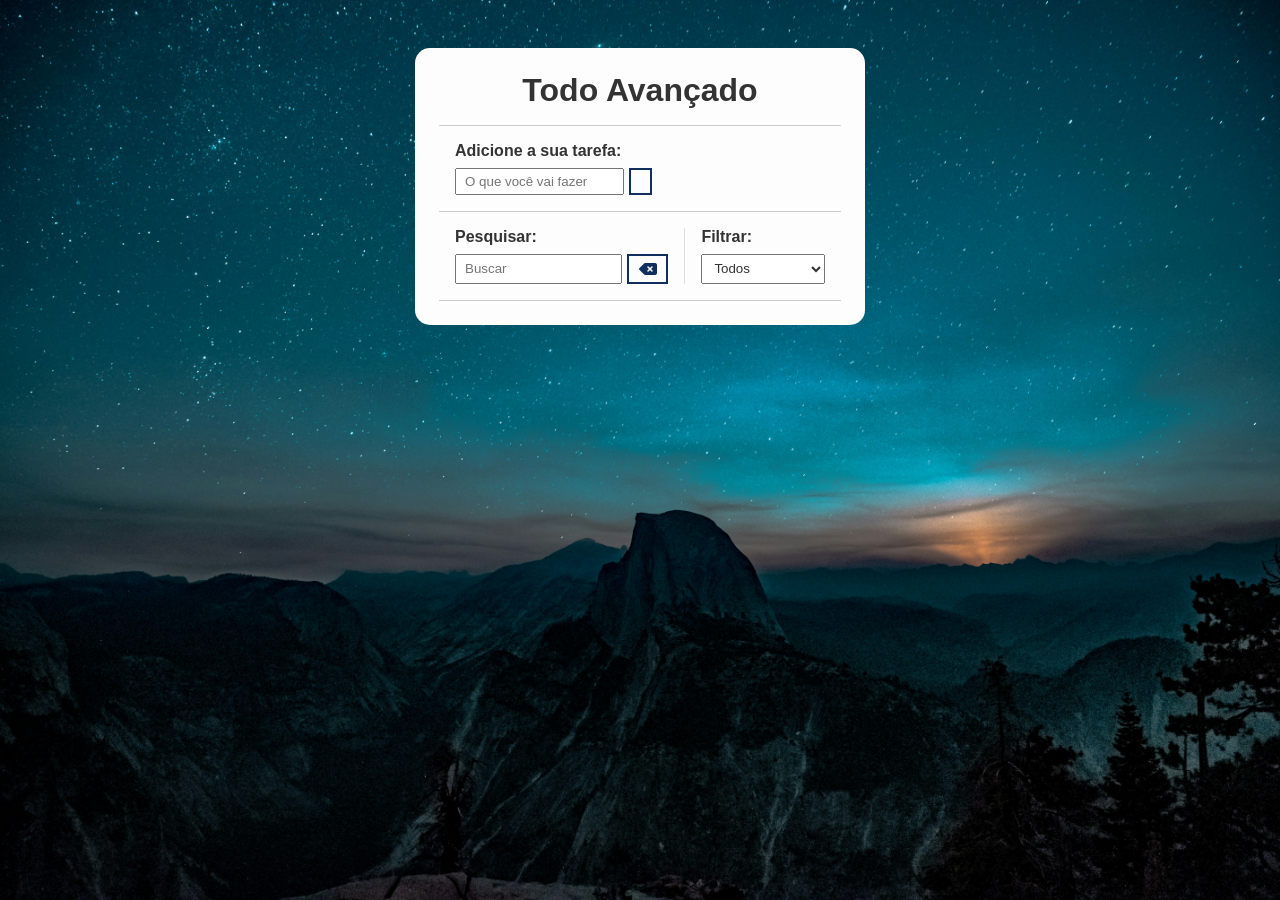
<file: 11_Projeto_Todo_List_Avançado/index.html>
<!DOCTYPE html>
<html lang="en">

<head>
    <meta charset="UTF-8">
    <meta name="viewport" content="width=device-width, initial-scale=1.0">
    <title>Todo Avançado</title>
    <link rel="stylesheet" href="css/styles.css">
    <!-- Font Awesome (versão mais antiga para funcionar icone)-->
    <link rel="stylesheet" href="https://cdnjs.cloudflare.com/ajax/libs/font-awesome/6.6.0/css/all.min.css"
        integrity="sha512-Kc323vGBEqzTmouAECnVceyQqyqdsSiqLQISBL29aUW4U/M7pSPA/gEUZQqv1cwx4OnYxTxve5UMg5GT6L4JJg=="
        crossorigin="anonymous" referrerpolicy="no-referrer">
    <script src="js/scripts.js" defer></script>
</head>

<body>
    <div class="todo-container">
        <header>
            <h1>Todo Avançado</h1>
        </header>
        <form id="todo-form">
            <p>Adicione a sua tarefa:</p>
            <div class="form-control">
                <input type="text" id="todo-input" placeholder="O que você vai fazer">
                <button type="submit">
                    <i class="fa-thin fa-plus"></i>
                </button>
            </div>
        </form>
        <form id="edit-form" class="hide">
            <p>Edite a sua tarefa:</p>
            <div class="form-control">
                <input type="text" id="edit-input">
                <button type="submit">
                    <i class="fa-solid fa-check-double"></i>
                </button>
            </div>
            <button id="cancel-edit-btn">Cancelar</button>
        </form>
        <div id="toolbar">
            <div id="search">
                <h4>Pesquisar:</h4>
                <form>
                    <input type="text" id="search-input" placeholder="Buscar">
                    <button id="erase-button">
                        <i class="fa-solid fa-delete-left"></i>
                    </button>
                </form>
            </div>
            <div id="filter">
                <h4>Filtrar:</h4>
                <select id="filter-select">
                    <option value="all">Todos</option>
                    <option value="done">Feitos</option>
                    <option value="todo">A fazer</option>
                </select>
            </div>
        </div>
        <div id="todo-list">
            <!-- <div class="todo done">
                <h3>Estou fazendo alguma coisa...</h3>
                <button class="finish-todo">
                    <i class="fa-solid fa-check"></i>
                </button>
                <button class="edit-todo">
                    <i class="fa-solid fa-pen"></i>
                </button>
                <button class="remove-todo">
                    <i class="fa-solid fa-xmark"></i>
                </button>
            </div>
            <div class="todo">
                <h3>Estudar JavaScript</h3>
                <button class="finish-todo">
                    <i class="fa-solid fa-check"></i>
                </button>
                <button class="edit-todo">
                    <i class="fa-solid fa-pen"></i>
                </button>
                <button class="remove-todo">
                    <i class="fa-solid fa-xmark"></i>
                </button>
            </div> -->
        </div>
    </div>
</body>

</html>
</file>
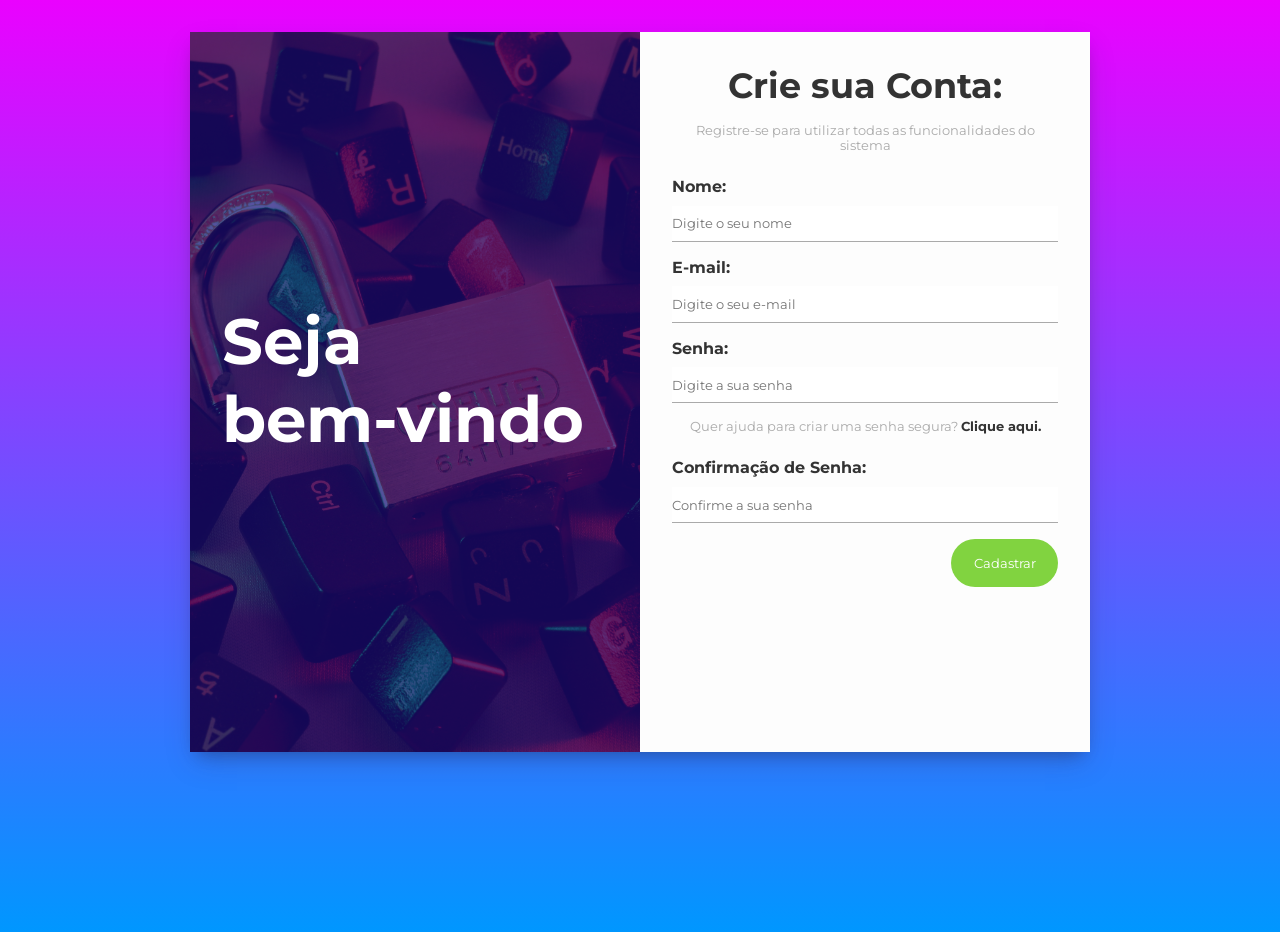
<file: 12_Gerador_de_Senhas/index.html>
<!DOCTYPE html>
<html lang="en">

<head>
    <meta charset="UTF-8">
    <meta name="viewport" content="width=device-width, initial-scale=1.0">
    <title>Gerador de Senha</title>
    <link rel="preconnect" href="https://fonts.googleapis.com">
    <link rel="preconnect" href="https://fonts.gstatic.com" crossorigin>
    <link href="https://fonts.googleapis.com/css2?family=Montserrat:ital,wght@0,100..900;1,100..900&display=swap"
        rel="stylesheet">
    <link rel="stylesheet" href="css/styles.css">
    <script src="js/scripts.js" defer></script>
</head>

<body>
    <div id="register-container">
        <div id="register-banner">
            <div id="banner-layer">
                <h1>Seja bem-vindo</h1>
            </div>
        </div>
        <div id="register-form">
            <h2>Crie sua Conta:</h2>
            <p>Registre-se para utilizar todas as funcionalidades do sistema</p>
            <div class="form-control">
                <label for="name">Nome:</label>
                <input type="text" name="name" id="name" placeholder="Digite o seu nome">
            </div>
            <div class="form-control">
                <label for="email">E-mail:</label>
                <input type="text" type="email" id="email" placeholder="Digite o seu e-mail">
            </div>
            <div class="form-control">
                <label for="password">Senha:</label>
                <input type="text" type="password" id="password" placeholder="Digite a sua senha">
            </div>
            <p>Quer ajuda para criar uma senha segura? <span id="open-generate-password">Clique aqui.</span></p>
            <div id="generate-options" class="hide">
                <p>Selecione as opções que você deseja:</p>
                <div class="form-control">
                    <label for="length">Quantidade de caracteres:</label>
                    <input type="text" id="length" name="length" value="10">
                </div>
                <div class="form-control">
                    <label for="letters">Letras:</label>
                    <input type="checkbox" id="letters" name="letters" checked>
                </div>
                <div class="form-control">
                    <label for="numbers">Números:</label>
                    <input type="checkbox" id="numbers" name="numbers" checked>
                </div>
                <div class="form-control">
                    <label for="symbols">Símbolos:</label>
                    <input type="checkbox" id="symbols" name="symbols" checked>
                </div>
                <button id="generate-password">Criar senha</button>
            </div>
            <div id="generated-password">
                <p>Aqui está a sua senha:</p>
                <h4></h4>
                <button id="copy-password">Copiar</button>
            </div>
            <div class="form-control">
                <label for="confirmpassword">Confirmação de Senha:</label>
                <input type="text" type="confirmpassword" id="confirmpassword" placeholder="Confirme a sua senha">
            </div>
            <input type="submit" value="Cadastrar">
        </div>
    </div>
</body>

</html>
</file>
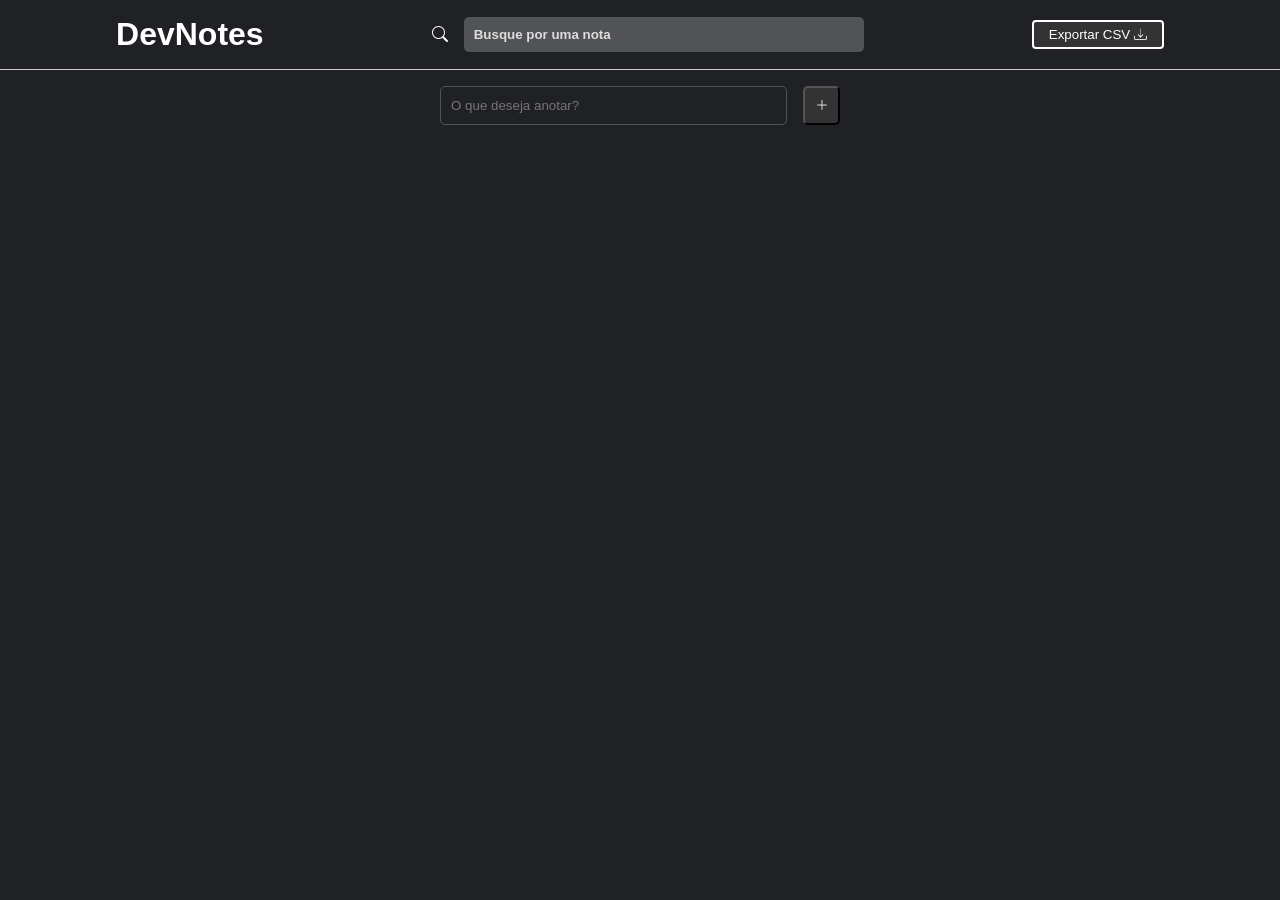
<file: 13_Dev_Notes/index.html>
<!DOCTYPE html>
<html lang="en">

<head>
    <meta charset="UTF-8">
    <meta name="viewport" content="width=device-width, initial-scale=1.0">
    <title>Notes</title>
    <link rel="stylesheet" href="https://cdn.jsdelivr.net/npm/bootstrap-icons@1.13.1/font/bootstrap-icons.min.css">
    <link rel="stylesheet" href="css/styles.css">
    <script src="js/scripts.js" defer></script>
</head>

<body>
    <header>
        <h1>DevNotes</h1>
        <div id="search-container">
            <i class="bi bi-search"></i>
            <input type="text" id="search-input" placeholder="Busque por uma nota">
        </div>
        <button id="export-notes">
            Exportar CSV <i class="bi bi-download"></i>
        </button>
    </header>
    <div id="add-note-container">
        <input type="text" id="note-content" placeholder="O que deseja anotar?">
        <button class="add-note"><i class="bi bi-plus-lg"></i></button>
    </div>
    <div id="notes-container">
    </div>
</body>

</html>
</file>
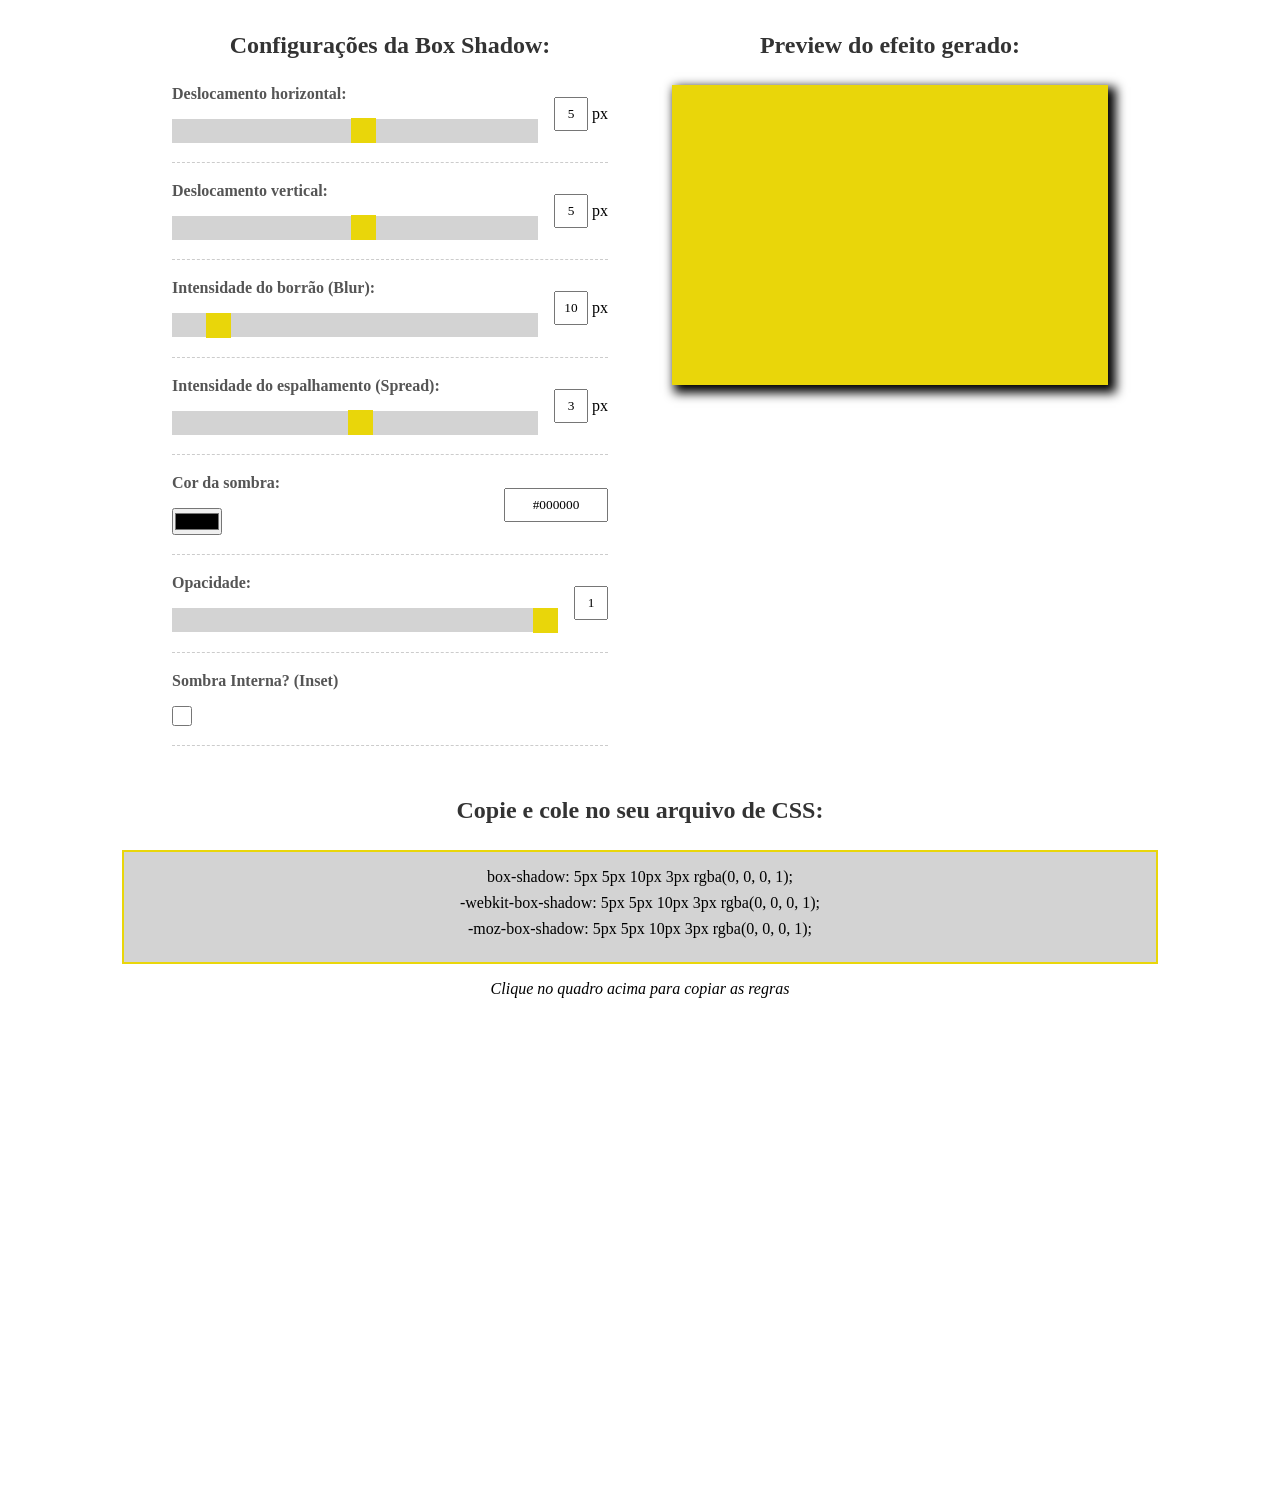
<file: 14_Gerador_de_Box/index.html>
<!DOCTYPE html>
<html lang="en">

<head>
    <meta charset="UTF-8">
    <meta name="viewport" content="width=device-width, initial-scale=1.0">
    <title>Gerador de Box Shadow</title>
    <link rel="stylesheet" href="css/styles.css">
    <script src="js/scripts.js" defer></script>
</head>

<body>
    <div id="box-shadow-generator">
        <div id="controls-container">
            <h2>Configurações da Box Shadow:</h2>
            <div class="form-control">
                <div class="range-input">
                    <label for="horizontal">Deslocamento horizontal:</label>
                    <input type="range" id="horizontal" name="horizontal" min="-100" max="100" value="5">
                </div>
                <div class="reference-input">
                    <input type="text" id="horizontal-value" name="horizontal-value">
                    <p>px</p>
                </div>
            </div>
            <div class="form-control">
                <div class="range-input">
                    <label for="vertical">Deslocamento vertical:</label>
                    <input type="range" id="vertical" name="vertical" min="-100" max="100" value="5">
                </div>
                <div class="reference-input">
                    <input type="text" id="vertical-value" name="vertical-value">
                    <p>px</p>
                </div>
            </div>
            <div class="form-control">
                <div class="range-input">
                    <label for="blur">Intensidade do borrão (Blur):</label>
                    <input type="range" id="blur" name="blur" min="0" max="100" value="10">
                </div>
                <div class="reference-input">
                    <input type="text" id="blur-value" name="blur-value">
                    <p>px</p>
                </div>
            </div>
            <div class="form-control">
                <div class="range-input">
                    <label for="spread">Intensidade do espalhamento (Spread):</label>
                    <input type="range" id="spread" name="spread" min="-100" max="100" value="3">
                </div>
                <div class="reference-input">
                    <input type="text" id="spread-value" name="spread-value">
                    <p>px</p>
                </div>
            </div>
            <div class="form-control">
                <div class="range-input">
                    <label for="color">Cor da sombra:</label>
                    <input type="color" id="color" name="color" min="-100" max="100" value="#000000">
                </div>
                <div class="reference-input">
                    <input type="text" id="color-value" name="color-value">
                </div>
            </div>
            <div class="form-control">
                <div class="range-input">
                    <label for="opacity">Opacidade:</label>
                    <input type="range" id="opacity" name="opacity" min="0" max="1" value="1" step="0.01">
                </div>
                <div class="reference-input">
                    <input type="text" id="opacity-value" name="opacity-value">
                </div>
            </div>
            <div class="form-control">
                <div class="range-input">
                    <label for="opacity">Sombra Interna? (Inset)</label>
                    <input type="checkbox" id="inset" name="inset">
                </div>
            </div>
        </div>
        <div id="preview">
            <h2>Preview do efeito gerado:</h2>
            <div id="box"></div>
        </div>
    </div>
    <div id="generated-rule">
        <h2>Copie e cole no seu arquivo de CSS:</h2>
        <div id="rules-area">
            <p id="rule">box-shadow: <span></span>;</p>
            <p id="webkit-rule">-webkit-box-shadow: <span></span>;</p>
            <p id="moz-rule">-moz-box-shadow: <span></span>;</p>
        </div>
        <p id="copy-instructions">Clique no quadro acima para copiar as regras</p>
    </div>
</body>

</html>
</file>
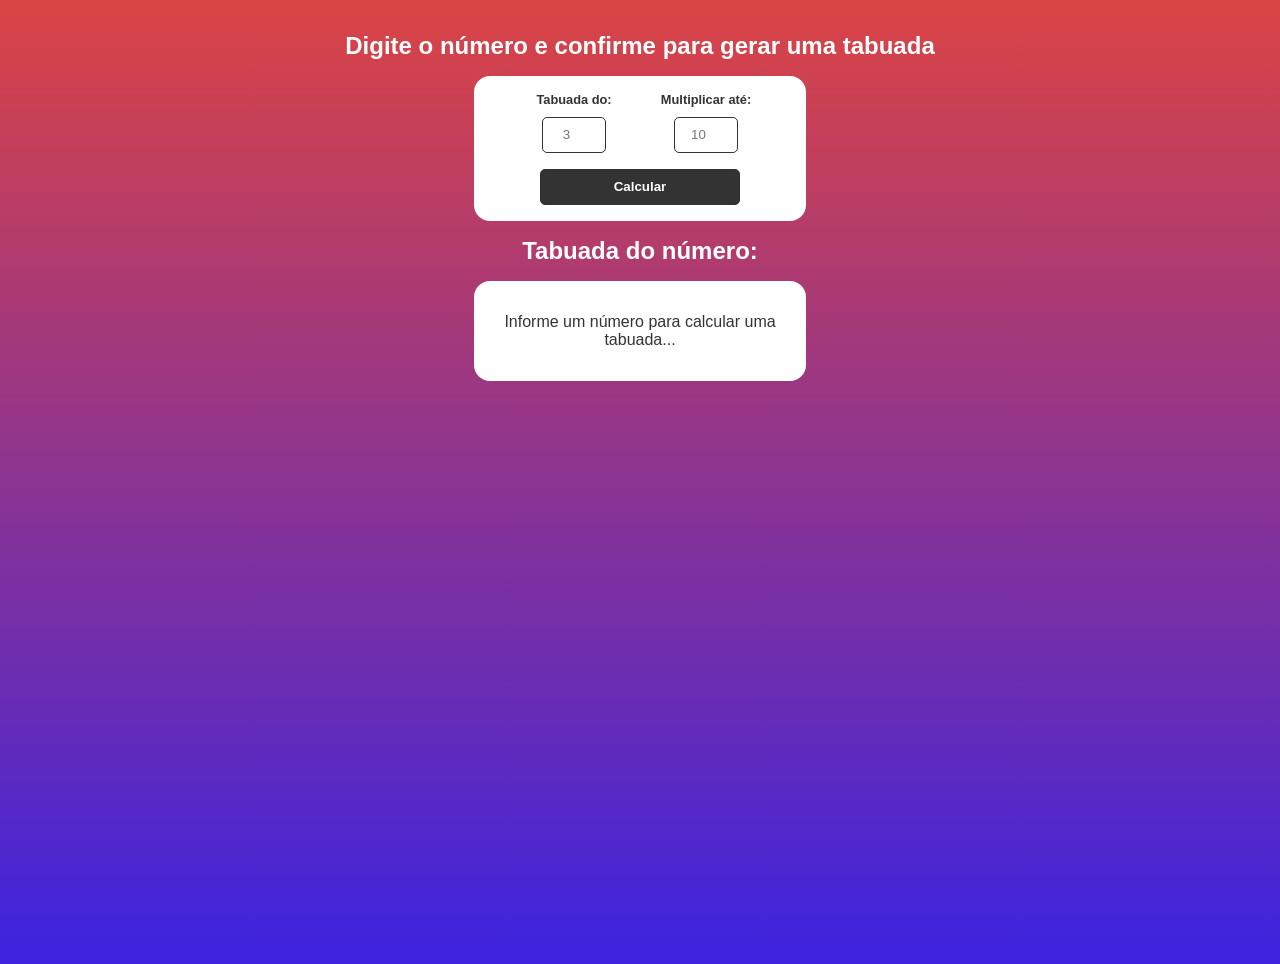
<file: 6_Projeto_Tabuada_JS/index.html>
<!DOCTYPE html>
<html lang="en">

<head>
    <meta charset="UTF-8">
    <meta name="viewport" content="width=device-width, initial-scale=1.0">
    <title>Tabuada JS</title>
    <link rel="stylesheet" href="css/style.css">
    <script src="js/scripts.js" defer></script>
</head>

<body>
    <h2>Digite o número e confirme para gerar uma tabuada</h2>
    <form id="multiplication-form">
        <div class="form-control">
            <label for="number">Tabuada do:</label>
            <input type="number" name="number" id="number" placeholder="3">
        </div>
        <div class="form-control">
            <label for="multiplicator">Multiplicar até:</label>
            <input type="number" name="multiplicator" id="multiplicator" placeholder="10">
        </div>
        <input type="submit" value="Calcular">
    </form>
    <div id="multiplication-table">
        <h2 id="multiplication-title">Tabuada do número: <span></span></h2>
        <div id="multiplication-operations">
            <p>Informe um número para calcular uma tabuada...</p>
        </div>
    </div>
</body>

</html>
</file>
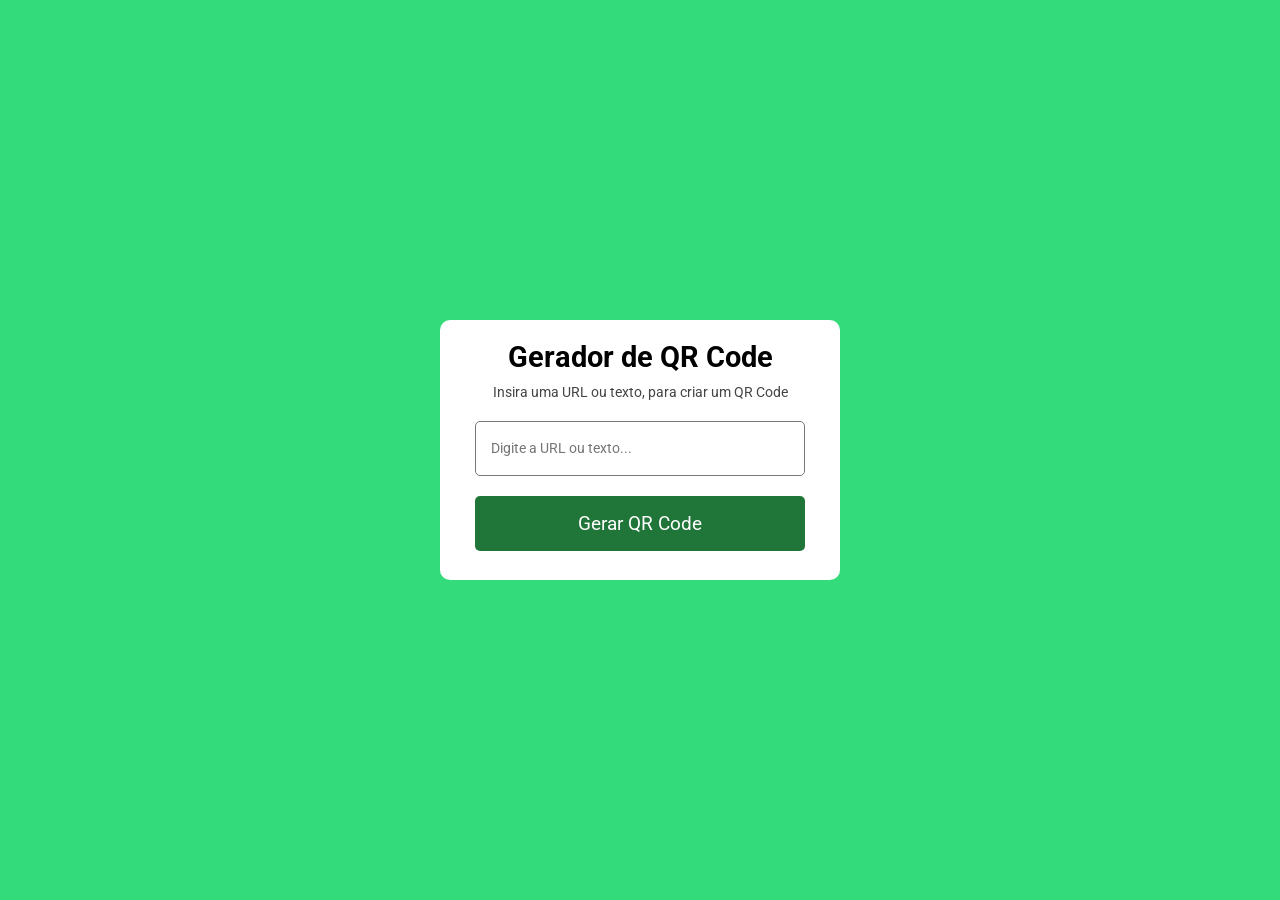
<file: 7_Gerador_de_QR_Code/index.html>
<!DOCTYPE html>
<html lang="en">

<head>
    <meta charset="UTF-8">
    <meta name="viewport" content="width=device-width, initial-scale=1.0">
    <title>Gerador de QR Code</title>
    <!-- Fonte Roboto -->
    <link rel="preconnect" href="https://fonts.googleapis.com">
    <link rel="preconnect" href="https://fonts.gstatic.com" crossorigin>
    <link href="https://fonts.googleapis.com/css2?family=Roboto:ital,wght@0,100..900;1,100..900&display=swap"
        rel="stylesheet">
    <link rel="stylesheet" href="css/styles.css">
    <script src="js/scripts.js" defer></script>
</head>

<body>
    <div class="container">
        <header id="qr-header">
            <h1>Gerador de QR Code</h1>
            <p>Insira uma URL ou texto, para criar um QR Code</p>
        </header>
        <div id="qr-form">
            <input type="text" placeholder="Digite a URL ou texto...">
            <button>Gerar QR Code</button>
        </div>
        <div id="qr-code">
            <img src="img/qrcode.png" alt="QR Code">
        </div>
    </div>
</body>

</html>
</file>
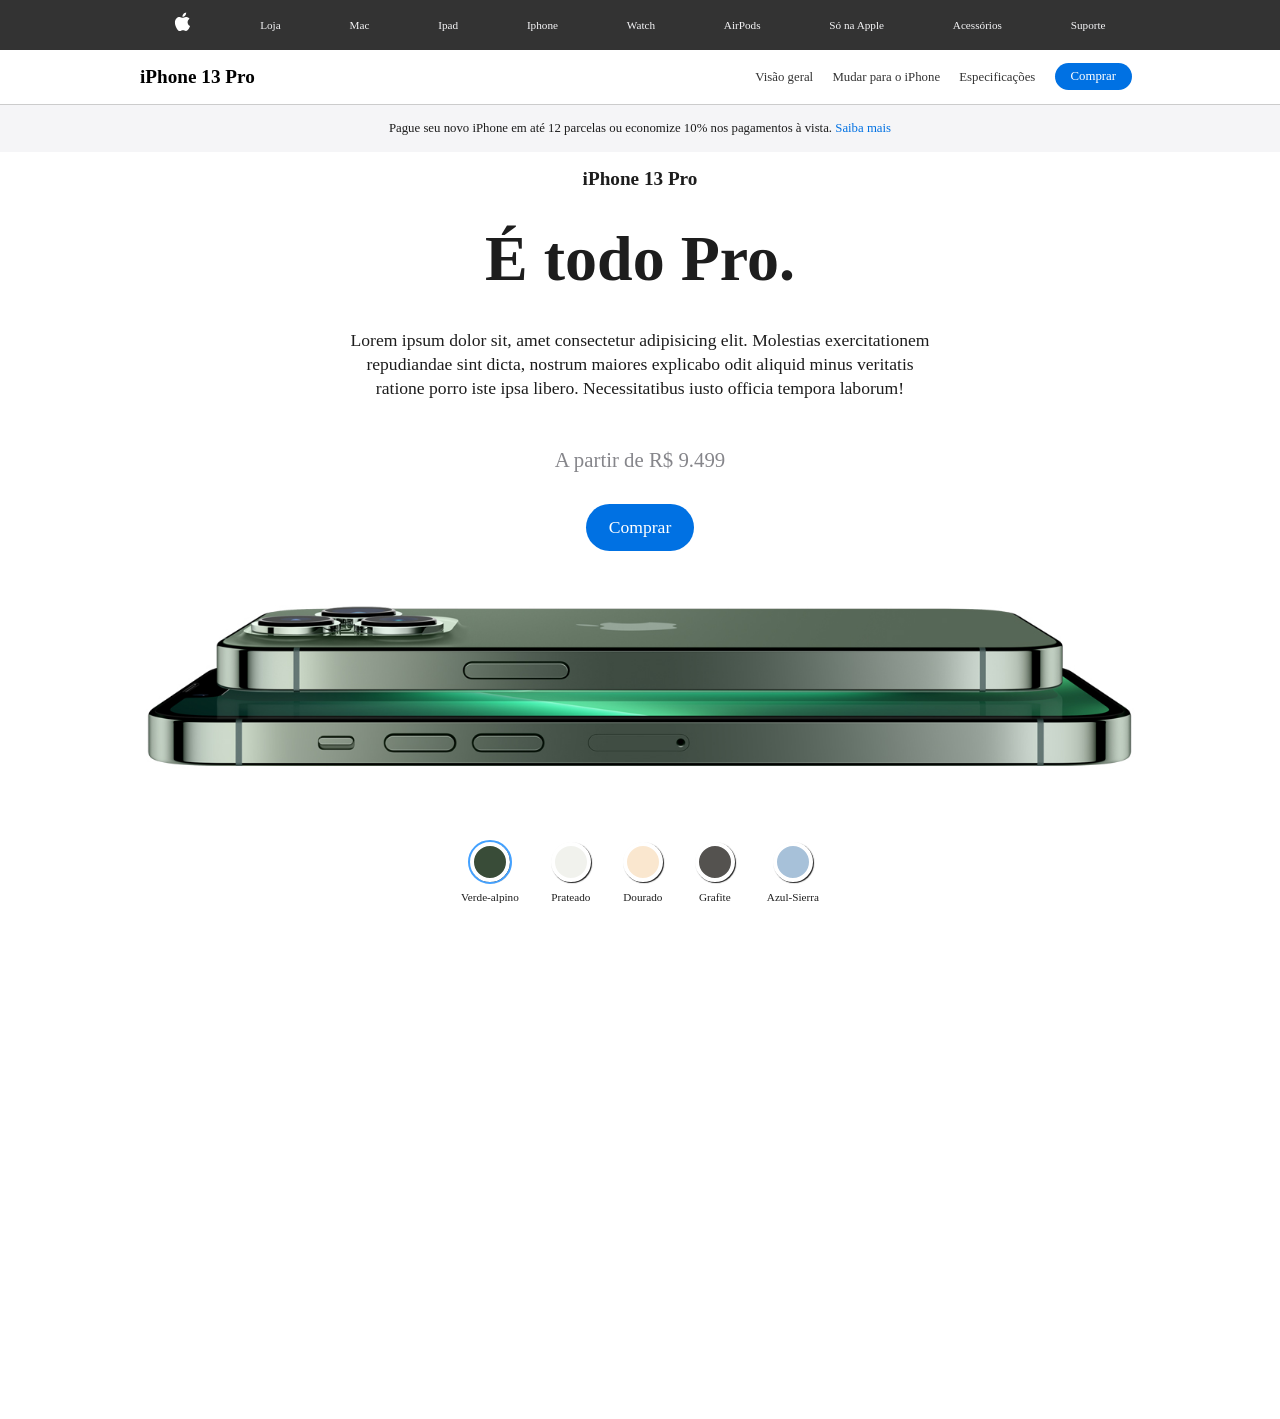
<file: 8_Clone_Pagina_Iphone/index.html>
<!DOCTYPE html>
<html lang="en">

<head>
    <meta charset="UTF-8">
    <meta name="viewport" content="width=device-width, initial-scale=1.0">
    <title>iPhone 13 Pro</title>
    <link rel="stylesheet" href="css/styles.css">
    <script src="js/scripts.js" defer></script>
</head>

<body>
    <header>
        <nav>
            <ul id="navbar">
                <li id="logo">
                    <a href="#">
                        <img src="img/logo_apple.svg" alt="Apple Store">
                    </a>
                </li>
                <li>
                    <a href="#">Loja</a>
                </li>
                <li>
                    <a href="#">Mac</a>
                </li>
                <li>
                    <a href="#">Ipad</a>
                </li>
                <li>
                    <a href="#">Iphone</a>
                </li>
                <li>
                    <a href="#">Watch</a>
                </li>
                <li>
                    <a href="#">AirPods</a>
                </li>
                <li>
                    <a href="#">Só na Apple</a>
                </li>
                <li>
                    <a href="#">Acessórios</a>
                </li>
                <li>
                    <a href="#">Suporte</a>
                </li>
            </ul>
        </nav>
        <div id="bottom-header">
            <div id="bottom-header-inner">
                <h3>iPhone 13 Pro</h3>
                <div id="bottom-header-links">
                    <a href="#">Visão geral</a>
                    <a href="#">Mudar para o iPhone</a>
                    <a href="#">Especificações</a>
                    <a href="#" class="btn">Comprar</a>
                </div>
            </div>
        </div>
    </header>
    <div id="ribbon">
        <p>Pague seu novo iPhone em até 12 parcelas ou economize 10% nos pagamentos à vista.
            <a href="#">Saiba mais</a>
        </p>
    </div>
    <main id="main-content">
        <h1 id="title">iPhone 13 Pro</h1>
        <p id="subtitle">É todo Pro.</p>
        <p id="description">Lorem ipsum dolor sit, amet consectetur adipisicing elit. Molestias exercitationem
            repudiandae
            sint dicta, nostrum maiores explicabo odit aliquid minus veritatis ratione porro iste ipsa libero.
            Necessitatibus iusto officia tempora laborum!</p>
        <p id="price">A partir de R$ 9.499</p>
        <a href="#" class="btn">Comprar</a>
        <img src="img/iphone_green.jpg" alt="iPhone 13 Pro" id="product-image">
        <div id="image-picker">
            <ul>
                <li id="green">
                    <span class="color selected"></span>
                    <span class="description">Verde-alpino</span>
                </li>
                <li id="silver">
                    <span class="color"></span>
                    <span class="description">Prateado</span>
                </li>
                <li id="golden">
                    <span class="color"></span>
                    <span class="description">Dourado</span>
                </li>
                <li id="grafite">
                    <span class="color"></span>
                    <span class="description">Grafite</span>
                </li>
                <li id="blue">
                    <span class="color"></span>
                    <span class="description">Azul-Sierra</span>
                </li>
            </ul>
        </div>
    </main>
</body>

</html>
</file>
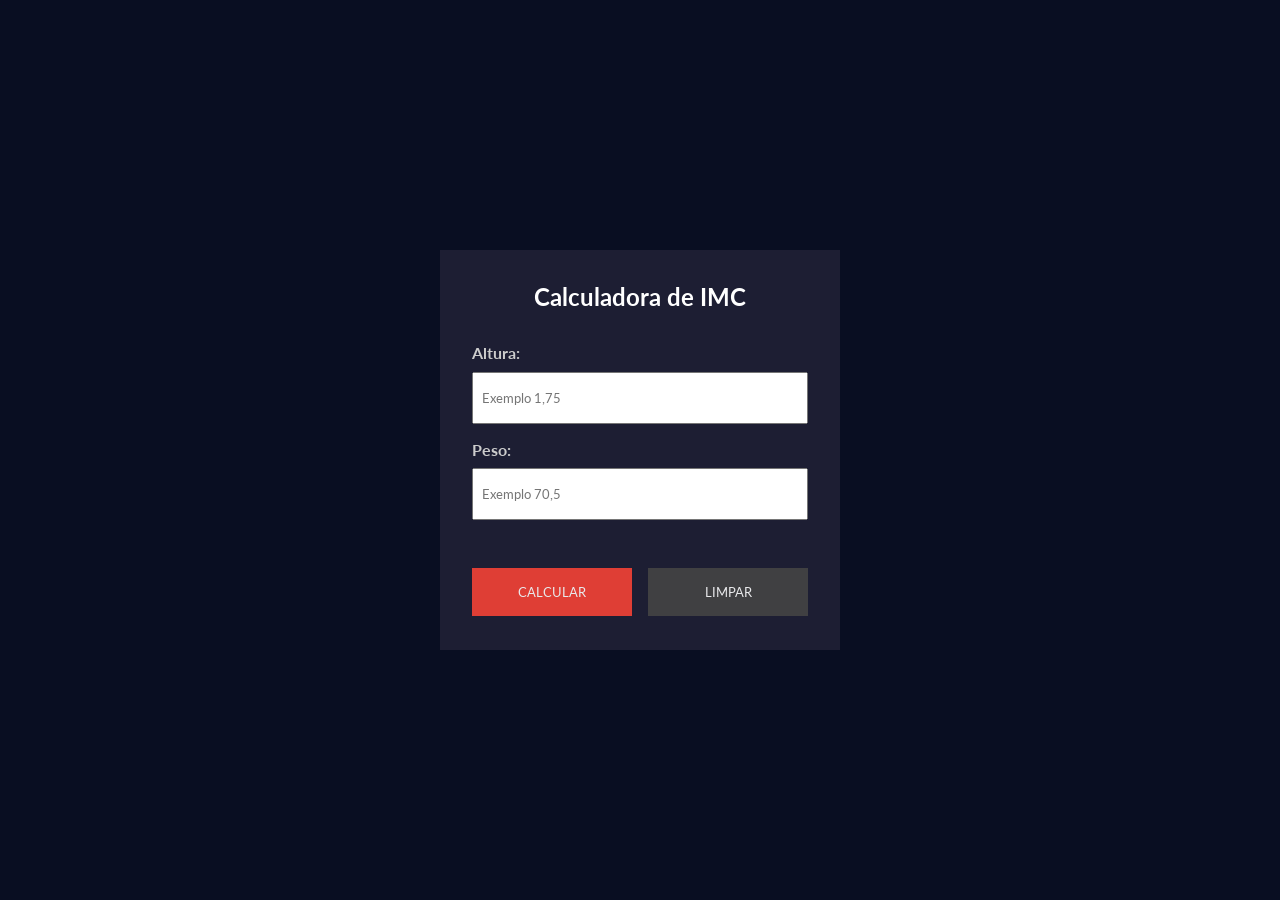
<file: 9_Calculadora_de_IMC/index.html>
<!DOCTYPE html>
<html lang="en">

<head>
    <meta charset="UTF-8">
    <meta name="viewport" content="width=device-width, initial-scale=1.0">
    <title>Calculadora de IMC JS</title>
    <link rel="stylesheet" href="css/styles.css">
    <link rel="preconnect" href="https://fonts.googleapis.com">
    <link rel="preconnect" href="https://fonts.gstatic.com" crossorigin>
    <link
        href="https://fonts.googleapis.com/css2?family=Lato:ital,wght@0,100;0,300;0,400;0,700;0,900;1,100;1,300;1,400;1,700;1,900&display=swap"
        rel="stylesheet">
    <script src="js/scripts.js" defer></script>
</head>

<body>
    <div class="container">
        <div id="calc-container">
            <h2>Calculadora de IMC</h2>
            <form id="imc-form">
                <div class="form-inputs">
                    <div class="form-control">
                        <label for="height">Altura:</label>
                        <input type="text" name="height" id="height" placeholder="Exemplo 1,75">
                    </div>
                    <div class="form-control">
                        <label for="weight">Peso:</label>
                        <input type="text" name="weight" id="weight" placeholder="Exemplo 70,5">
                    </div>
                </div>
                <div class="action-control">
                    <button id="calc-btn">Calcular</button>
                    <button id="clear-btn">Limpar</button>
                </div>
            </form>
        </div>
        <div id="result-container" class="hide">
            <p id="imc-number">Seu IMC: <span></span></p>
            <p id="imc-info">Situação atual: <span></span></p>
            <h3>Confira as classificações:</h3>
            <div id="imc-table">
                <div class="table-header">
                    <h4>IMC</h4>
                    <h4>Classificação</h4>
                    <h4>Obesidade</h4>
                </div>
            </div>
            <button id="back-btn">Voltar</button>
        </div>
    </div>
</body>

</html>
</file>
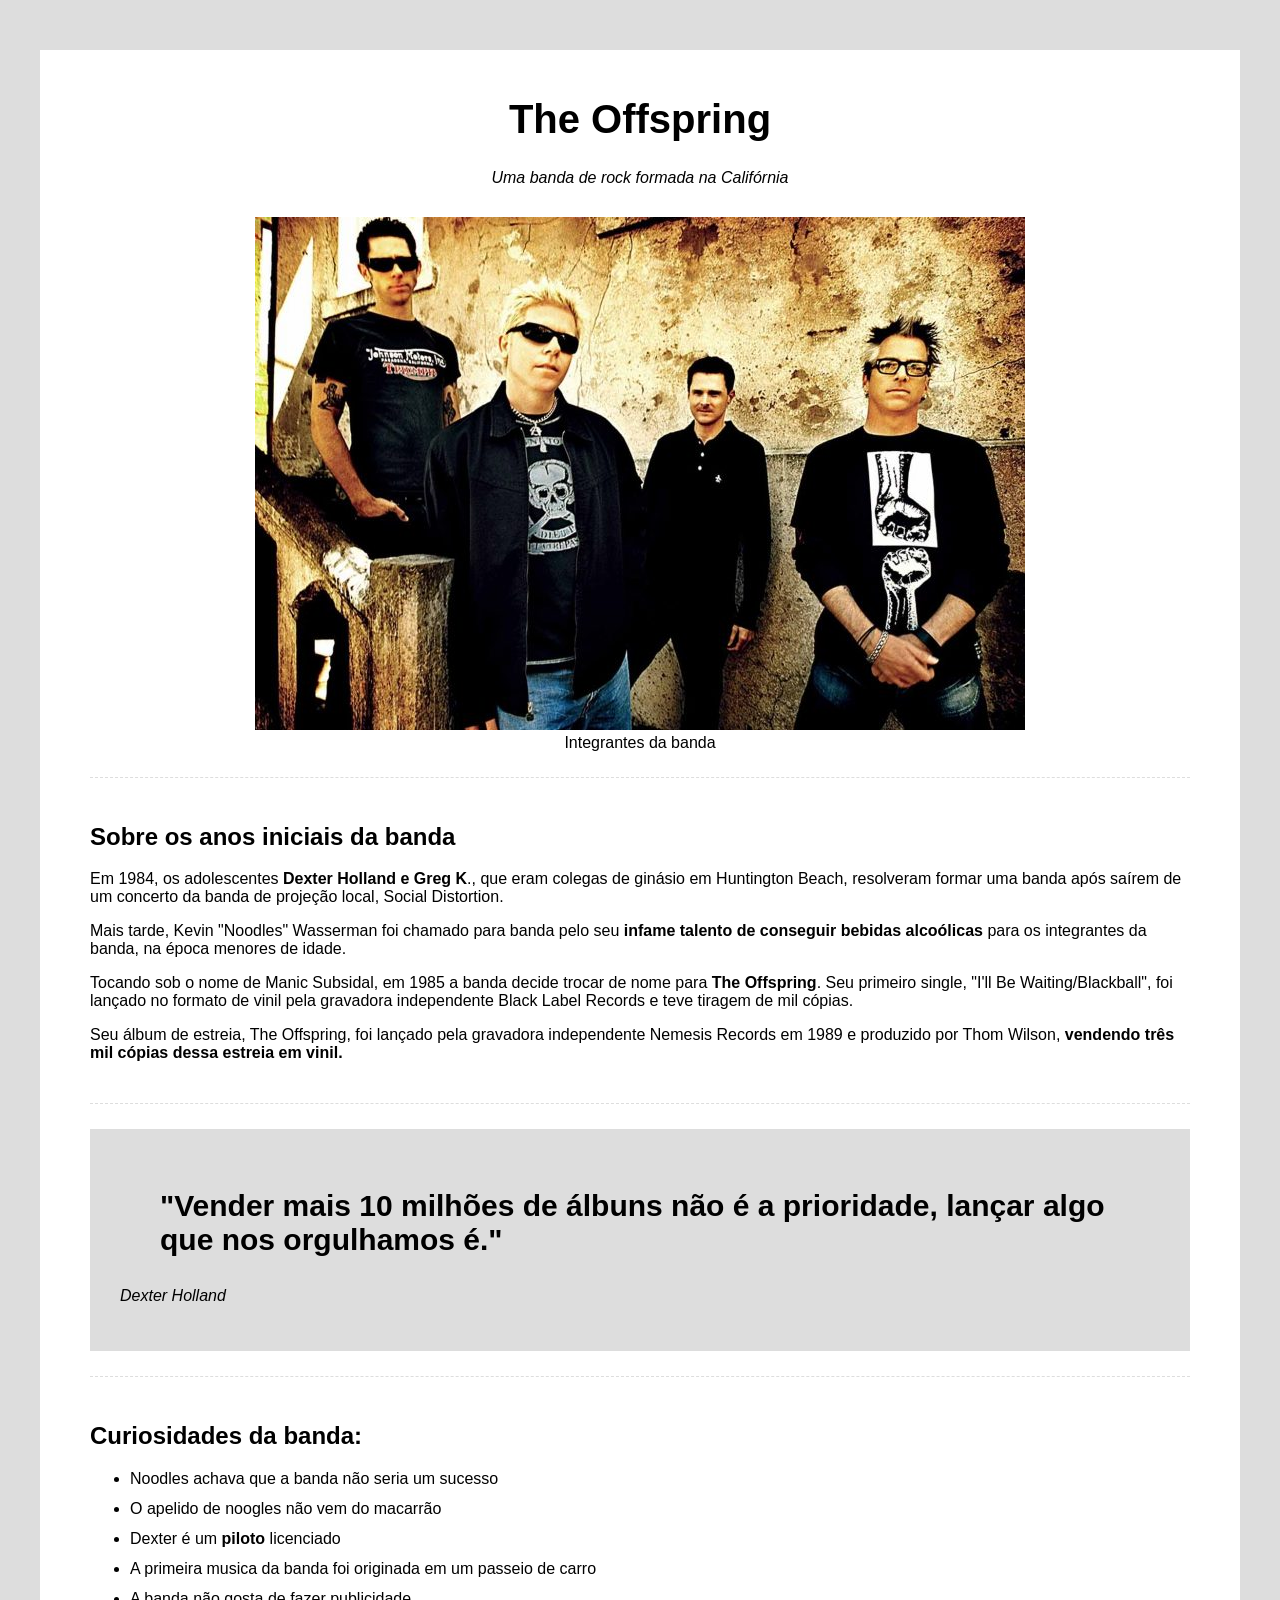
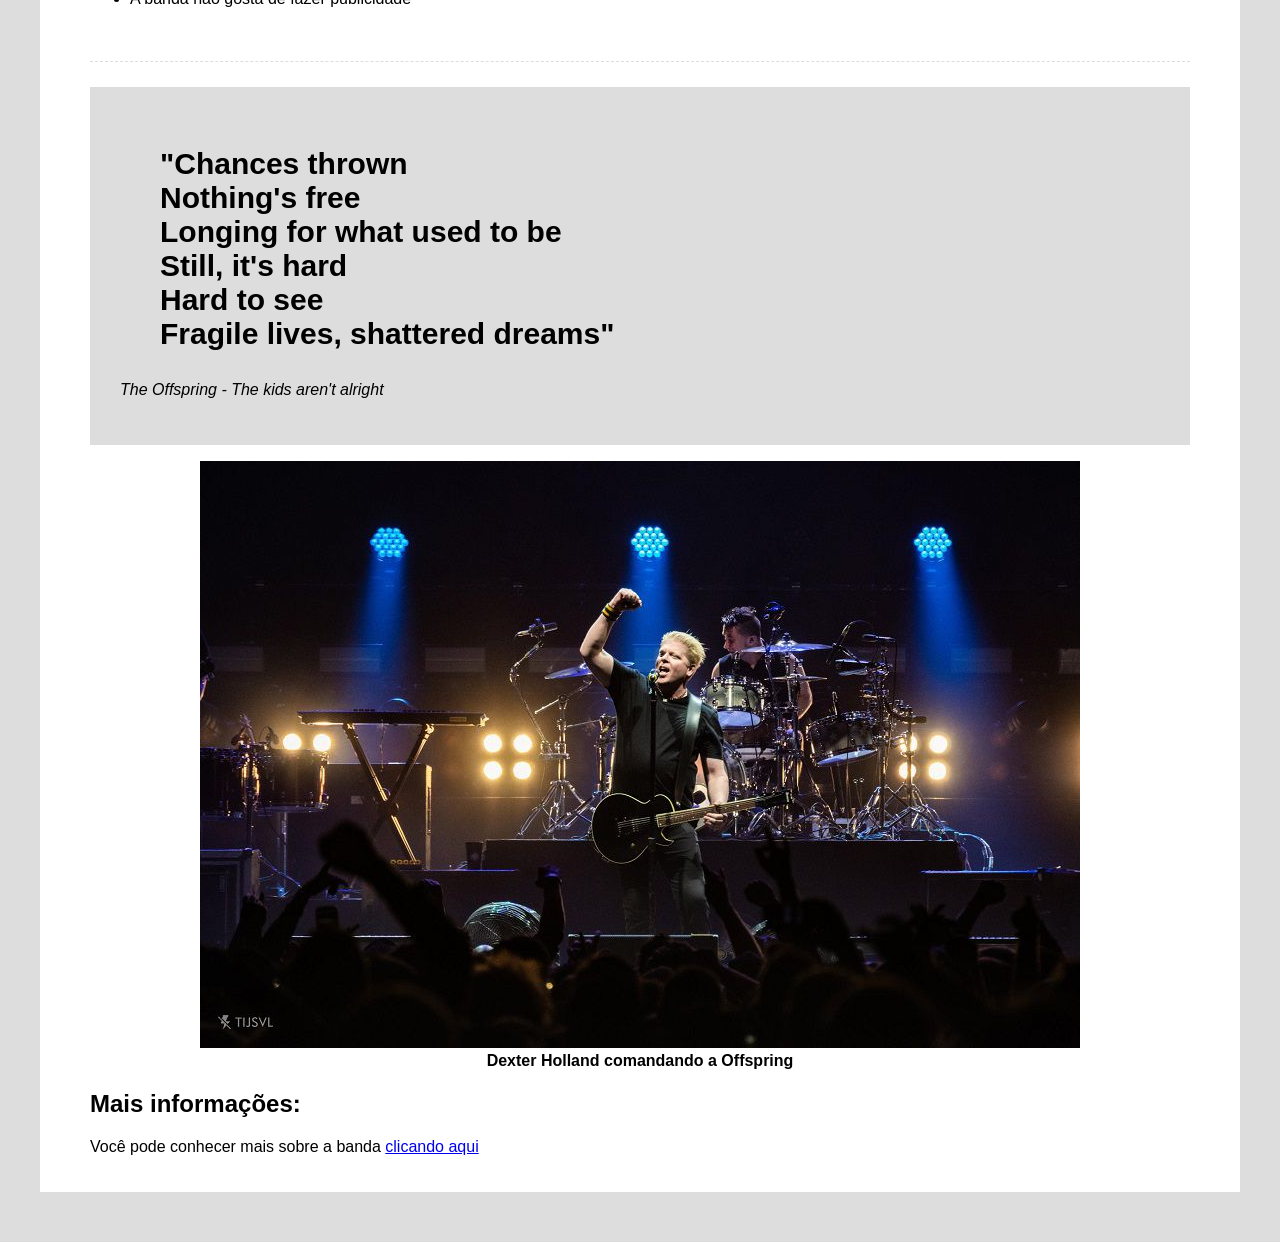
<file: 1_a_5_Projetos_Iniciais-Foco_HTML_CSS/1_Projeto_Tributo/index.html>
<!DOCTYPE html>
<html lang="en">
<head>
    <meta charset="UTF-8">
    <meta name="viewport" content="width=device-width, initial-scale=1.0">
    <title>Tributo: The Offspring</title>
    <link rel="stylesheet" href="css/styles.css">
</head>
<body>
    <div class="container">
        <!-- header -->
        <div class="header">
            <h1 class="main-title">The Offspring</h1>
            <p class="main-paragraph">Uma banda de rock formada na Califórnia</p>
        </div>
        <!-- imagem de destaque -->
        <div class="featured-image">
            <figure> <!-- imagem com descrição -->
                <img src="img/offspring_1.jpg" alt="A banda The Offspring">
                <figcaption>Integrantes da banda</figcaption>
            </figure>
        </div>
        <!-- Biografia -->
        <div class="biography-container">
            <h2>Sobre os anos iniciais da banda</h2>
            <p>
              Em 1984, os adolescentes
              <span class="bold">Dexter Holland e Greg K</span>., que eram colegas
              de ginásio em Huntington Beach, resolveram formar uma banda após
              saírem de um concerto da banda de projeção local, Social Distortion.
            </p>
            <p>
              Mais tarde, Kevin "Noodles" Wasserman foi chamado para banda pelo seu
              <span class="bold"
                >infame talento de conseguir bebidas alcoólicas</span
              >
              para os integrantes da banda, na época menores de idade.
            </p>
            <p>
              Tocando sob o nome de Manic Subsidal, em 1985 a banda decide trocar de
              nome para <span class="bold">The Offspring</span>. Seu primeiro
              single, "I'll Be Waiting/Blackball", foi lançado no formato de vinil
              pela gravadora independente Black Label Records e teve tiragem de mil
              cópias.
            </p>
            <p>
              Seu álbum de estreia, The Offspring, foi lançado pela gravadora
              independente Nemesis Records em 1989 e produzido por Thom Wilson,
              <span class="bold">
                vendendo três mil cópias dessa estreia em vinil.</span
              >
            </p>
        </div>
        <!-- Container de citação -->
        <div class="quotes-container">
            <!-- quando vai fazer citação -->
            <blockquote>
                "Vender mais 10 milhões de álbuns não é a prioridade, lançar algo que nos orgulhamos é."
            </blockquote>
            <p>Dexter Holland</p>
        </div>
            <!-- Curiosidades -->
            <div class="curiosities-container">
            <h2>Curiosidades da banda:</h2>
            <ul>
                <li>Noodles achava que a banda não seria um sucesso</li>
                <li>O apelido de noogles não vem do macarrão</li>
                <li>Dexter é um <span class="bold">piloto</span> licenciado</li>
                <li>A primeira musica da banda foi originada em um passeio de carro</li>
                <li>A banda não gosta de fazer publicidade</li>
            </ul>
            </div>
        <!-- Segunda citação -->
        <div class="quotes-container">
        <blockquote>
            "Chances thrown <br />
            Nothing's free <br />
            Longing for what used to be <br />
            Still, it's hard <br />
            Hard to see <br />
            Fragile lives, shattered dreams"
        </blockquote>
        <p>The Offspring - The kids aren't alright</p>
        </div>
        <!-- Segunda imagem -->
        <div class="img-bold">
            <figure>
                <img src="img/offspring_2.jpeg" alt="The Offspring em um show">
                <figcaption>Dexter Holland comandando a Offspring</figcaption>
            </figure>
        </div>
        <!-- Mais informações -->
        <div class="moreinfo-container">
            <h2>Mais informações:</h2>
            <p>Você pode conhecer mais sobre a banda <a href="https://pt.wikipedia.org/wiki/The_Offspring">clicando aqui</a></p>
        </div>
    </div>
</body>
</html>
</file>
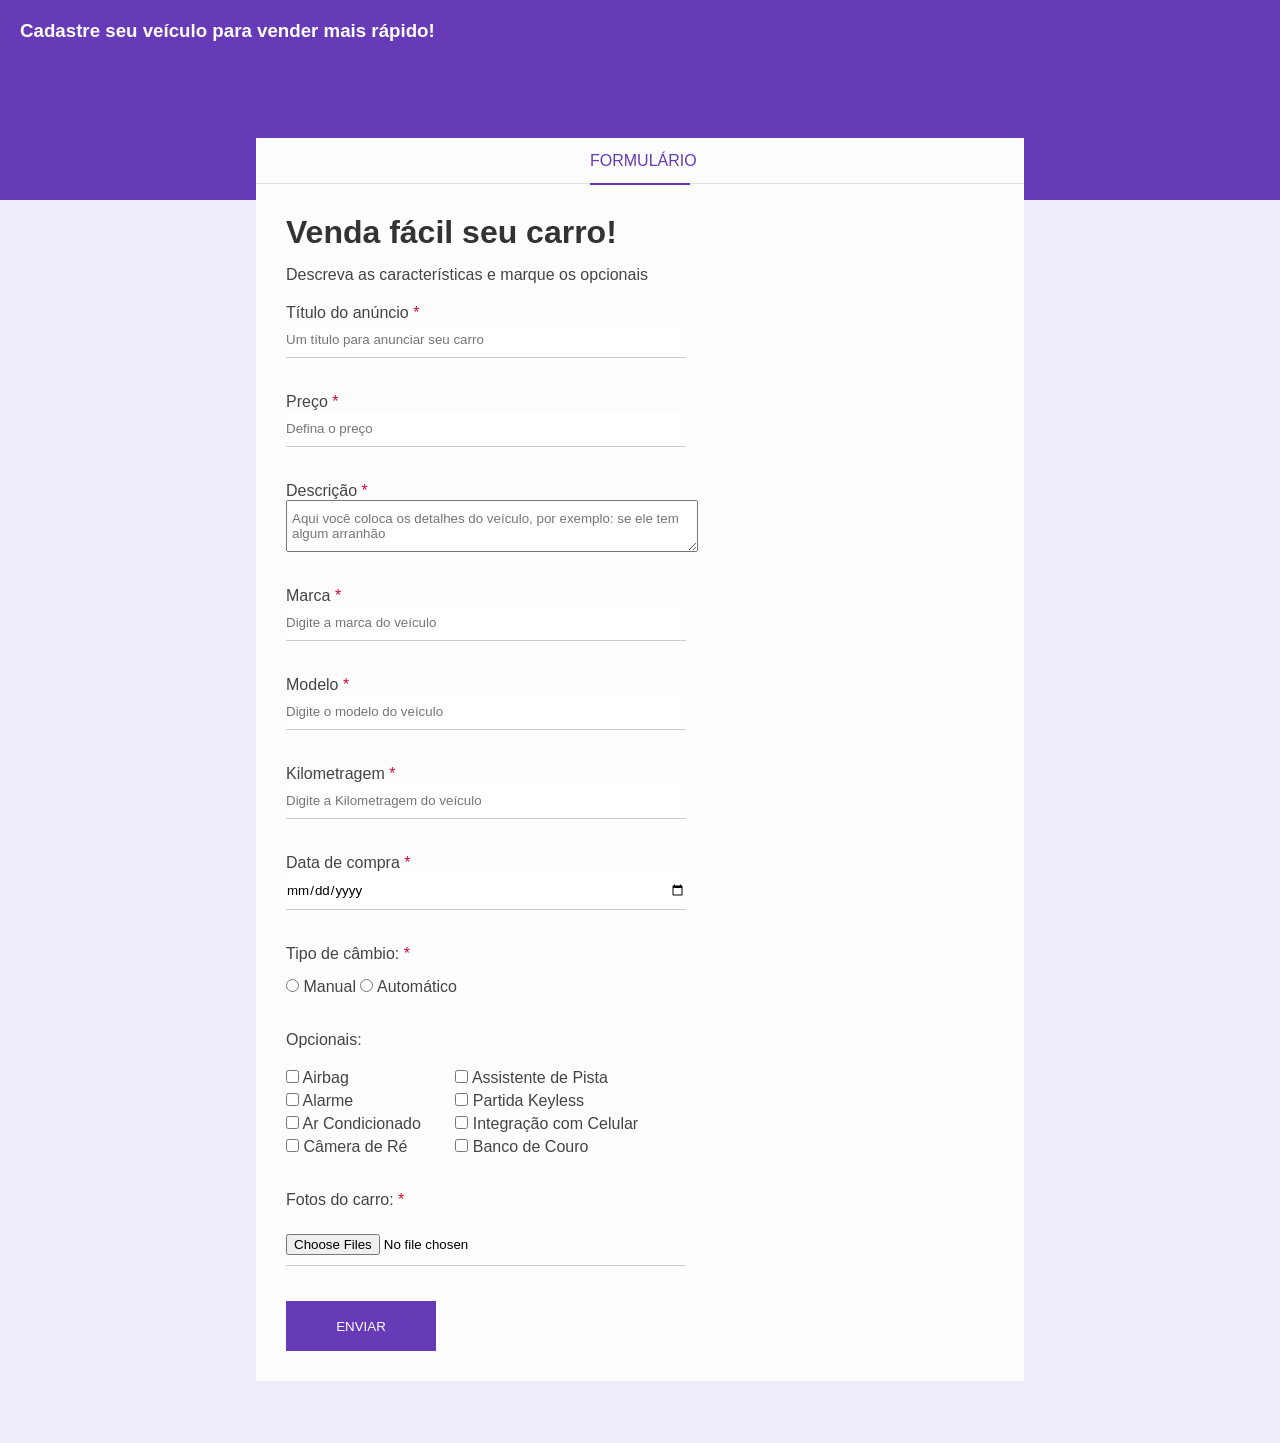
<file: 1_a_5_Projetos_Iniciais-Foco_HTML_CSS/2_Projeto_formulario/index.html>
<!DOCTYPE html>
<html lang="en">
<head>
    <meta charset="UTF-8">
    <meta name="viewport" content="width=device-width, initial-scale=1.0">
    <title>Formulário Projeto</title>
    <link rel="stylesheet" href="css/styles.css">
</head>
<body>
    <div class="container">
        <div class="header">
            <h3>Cadastre seu veículo para vender mais rápido!</h3>
        </div>
        <div class="form-container">
            <div class="form-header">
                <p>Formulário</p>
            </div>
            <div class="form-body">
                <h1 class="form-title">Venda fácil seu carro!</h1>
                <p>Descreva as características e marque os opcionais</p>
                <form>
                    <div class="box-input">
                        <label for="title">Título do anúncio <span class="required-field">*</span></label>
                        <input type="text" name="title" id="title" class="block" 
                        placeholder="Um título para anunciar seu carro" minlength="1" maxlength="30" required>
                        <!-- minlength e maxlength = minimo e maximo de caracteres -->
                    </div>
                    <div class="box-input">
                        <label for="price">Preço <span class="required-field">*</span></label>
                        <input type="number" name="price" id="price" class="block" 
                        placeholder="Defina o preço" required>
                    </div>
                    <div class="box-input">
                        <label for="description">Descrição <span class="required-field">*</span></label>
                        <textarea name="description" id="description" class="block" 
                        placeholder="Aqui você coloca os detalhes do veículo, por exemplo: se ele tem algum arranhão"></textarea>
                    </div>
                    <div class="box-input">
                        <label for="brand">Marca <span class="required-field">*</span></label>
                        <input type="text" name="brand" id="brand" class="block" 
                        placeholder="Digite a marca do veículo" required>
                    </div>
                    <div class="box-input">
                        <label for="model">Modelo <span class="required-field">*</span></label>
                        <input type="text" name="model" id="model" class="block" 
                        placeholder="Digite o modelo do veículo" required>
                    </div>
                    <div class="box-input">
                        <label for="mileage">Kilometragem <span class="required-field">*</span></label>
                        <input type="number" name="mileage" id="mileage" class="block" 
                        placeholder="Digite a Kilometragem do veículo" required>
                    </div>
                    <div class="box-input">
                        <label for="purchase_date">Data de compra <span class="required-field">*</span></label>
                        <input type="date" name="purchase_date" id="purchase_date" class="block" required>
                    </div>
                    <div class="box-input">
                        <p>Tipo de câmbio: <span class="required-field">*</span></p>
                        <input type="radio" id="manual" name="gear">
                        <label for="manual">Manual</label>
                        <input type="radio" id="auto" name="gear">
                        <label for="auto">Automático</label>
                    </div>
                    <div class="optional-input">
                        <p>Opcionais:</p>
                        <ul class="optional-list">
                        <li>
                            <input type="checkbox" id="airbag" name="optional[]" value="airbag">
                            <label for="airbag">Airbag</label>
                        </li>
                        <li>
                            <input type="checkbox" id="alarm" name="optional[]" value="alarm">
                            <label for="alarm">Alarme</label>
                        </li>
                        <li>
                            <input type="checkbox" id="ac" name="optional[]" value="ac">
                            <label for="ac">Ar Condicionado</label>
                        </li>
                        <li>
                            <input type="checkbox" id="reverse_camera" name="optional[]" value="reverse_camera">
                            <label for="reverse_camera">Câmera de Ré</label>
                        </li>
                        </ul>
                    </div>
                    <div class="optional-input">
                        <ul class="optional-list">
                        <li>
                            <input type="checkbox" id="lane_assist" name="optional[]" value="lane_assist">
                            <label for="lane_assist">Assistente de Pista</label>
                        </li>
                        <li>
                            <input type="checkbox" id="keyless" name="optional[]" value="keyless">
                            <label for="keyless">Partida Keyless</label>
                        </li>
                        <li>
                            <input type="checkbox" id="smartphone" name="optional[]" value="smartphone">
                            <label for="smartphone">Integração com Celular</label>
                        </li>
                        <li>
                            <input type="checkbox" id="lether_seat" name="optional[]" value="lether_seat">
                            <label for="lether_seat">Banco de Couro</label>
                        </li>
                        </ul>
                    </div>
                    <div class="box-input">
                        <p>Fotos do carro: <span class="required-field">*</span></p>
                        <input type="file" multiple accept="image/png, image/jpg" id="images" name="images" required>
                    </div>
                    <input type="submit" value="Enviar" class="btn-submit">
                </form>
            </div>
        </div>
    </div>
</body>
</html>
</file>
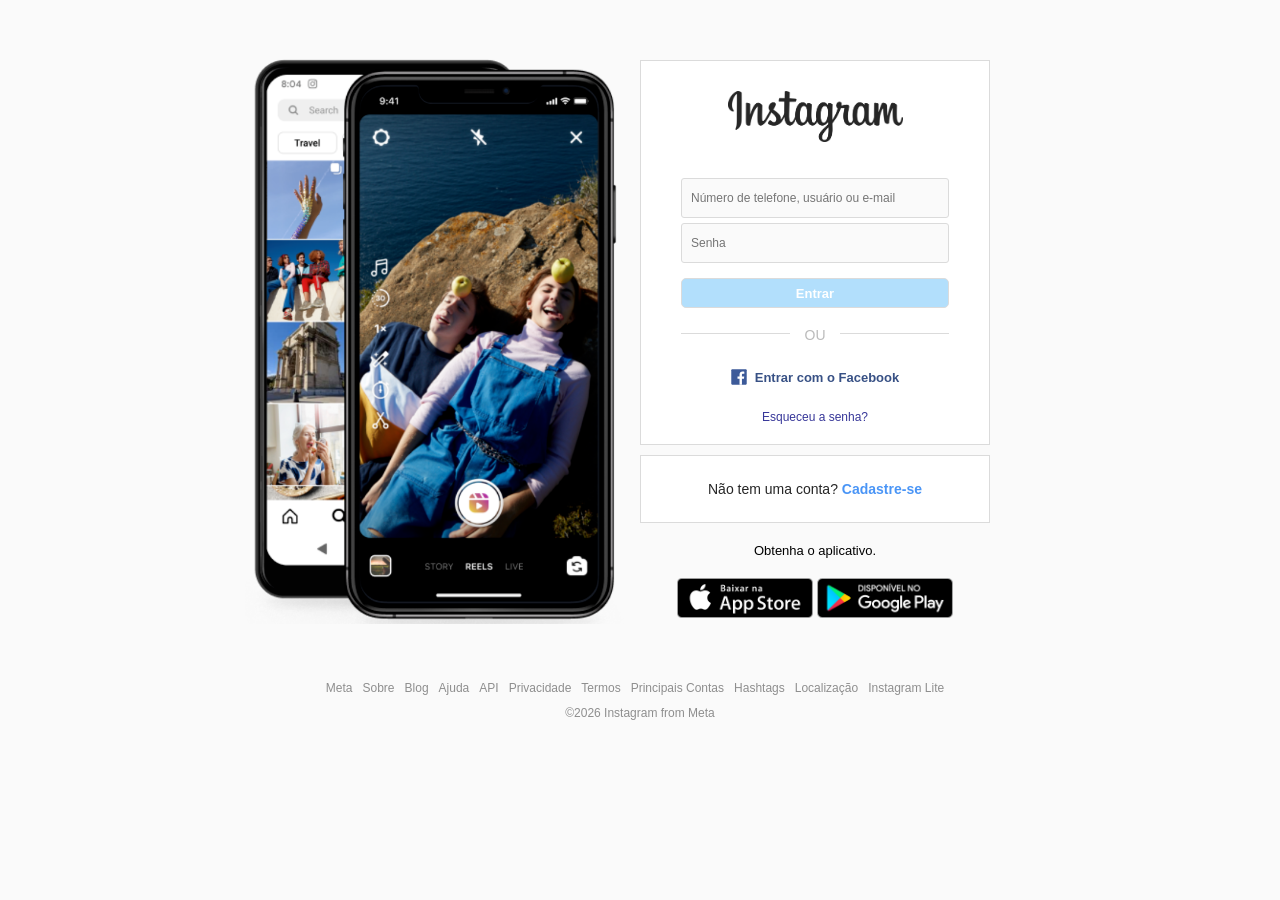
<file: 1_a_5_Projetos_Iniciais-Foco_HTML_CSS/4_INSTAGRAM_PAGINA_LOGIN/index.html>
<!DOCTYPE html>
<html lang="en">
<head>
    <meta charset="UTF-8">
    <meta name="viewport" content="width=device-width, initial-scale=1.0">
    <title>Instagram</title>
    <link rel="stylesheet" href="css/styles.css">
    <link rel="shortcut icon" href="img/favicon.png" type="image/x-icon">
</head>
<body>
    <main>
        <div id="main-container">
            <!-- Banner Container -->
            <div id="banner-container">
                <img src="img/banner2.png" alt="Crie uma conta no Instagram">
            </div>
            <!-- Login e Registro -->
            <div id="form-container">
                <div id="form-box">
                    <img id="logo-insta" src="img/logo_instagram.png" alt="Instagram">
                    <form id="login-form">
                        <input type="text" name="username" placeholder="Número de telefone, usuário ou e-mail">
                        <input type="password" name="password" placeholder="Senha">
                        <input type="submit" value="Entrar">
                    </form>
                    <div class="separator">
                        <div class="line"></div>
                            <span>Ou</span>
                    </div>
                        <div id="other-links">
                            <div id="facebook-login">
                                <a href="#">
                                    <img src="img/logo_facebook.svg" alt="Facebook Login">
                                    <span>Entrar com o Facebook</span>
                                </a>
                            </div>
                            <div id="forgot-pass">
                                <a href="#">Esqueceu a senha?</a>
                            </div>
                        </div>
                </div>
                <div id="register-container">
                    <p>Não tem uma conta? <a href="#">Cadastre-se</a></p>
                </div>
                <div id="get-app-container">
                    <p>Obtenha o aplicativo.</p>
                    <a href="#">
                        <img src="img/apple_btn.png" alt="Apple Store">
                    </a>
                    <a href="#">
                        <img src="img/gplay_btn.png" alt="Google Play">
                    </a>
                </div>
            </div>
        </div>
    </main>
    <footer>
        <nav>
            <ul id="footer-links">
                <li><a href="#">Meta</a></li>
                <li><a href="#">Sobre</a></li>
                <li><a href="#">Blog</a></li>
                <li><a href="#">Ajuda</a></li>
                <li><a href="#">API</a></li>
                <li><a href="#">Privacidade</a></li>
                <li><a href="#">Termos</a></li>
                <li><a href="#">Principais Contas</a></li>
                <li><a href="#">Hashtags</a></li>
                <li><a href="#">Localização</a></li>
                <li><a href="#">Instagram Lite</a></li>
            </ul>
        </nav>
        <p id="copyright">&copy;2026 Instagram from Meta</p>
    </footer>
</body>
</html>
</file>
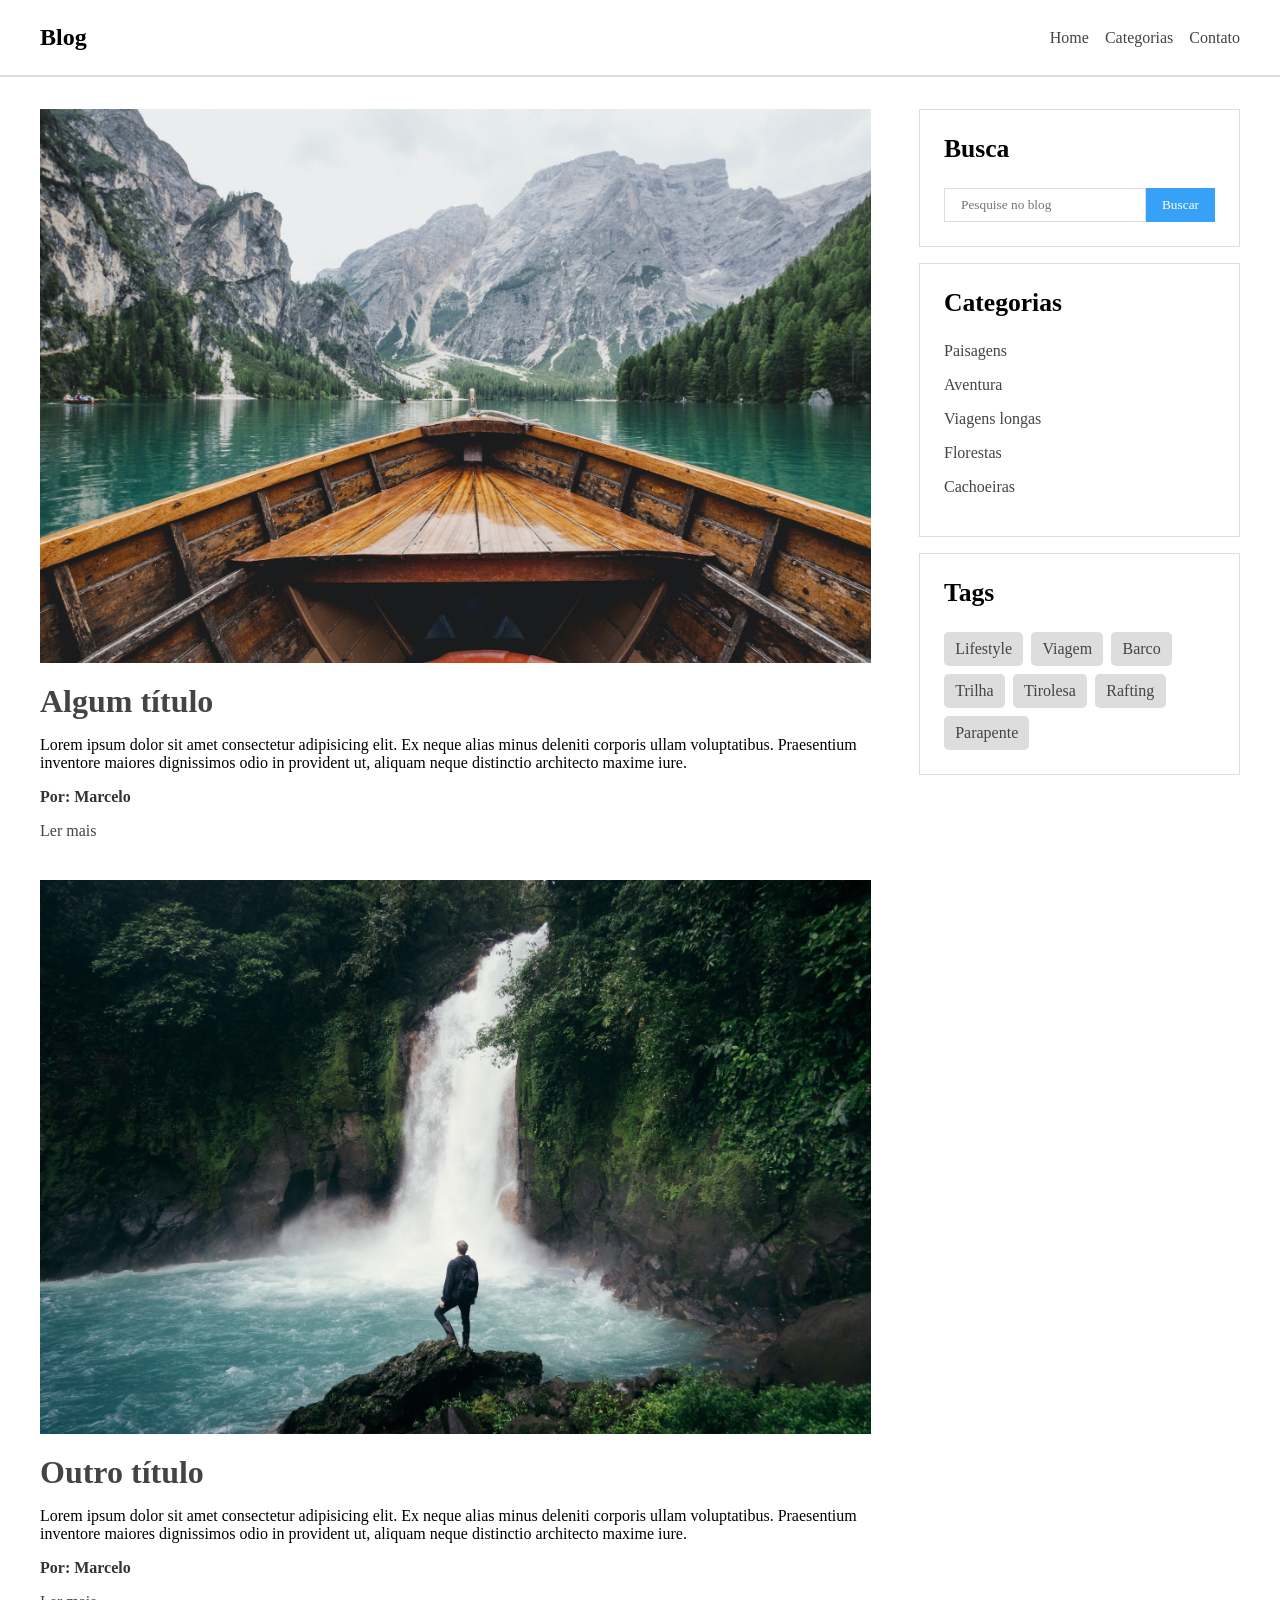
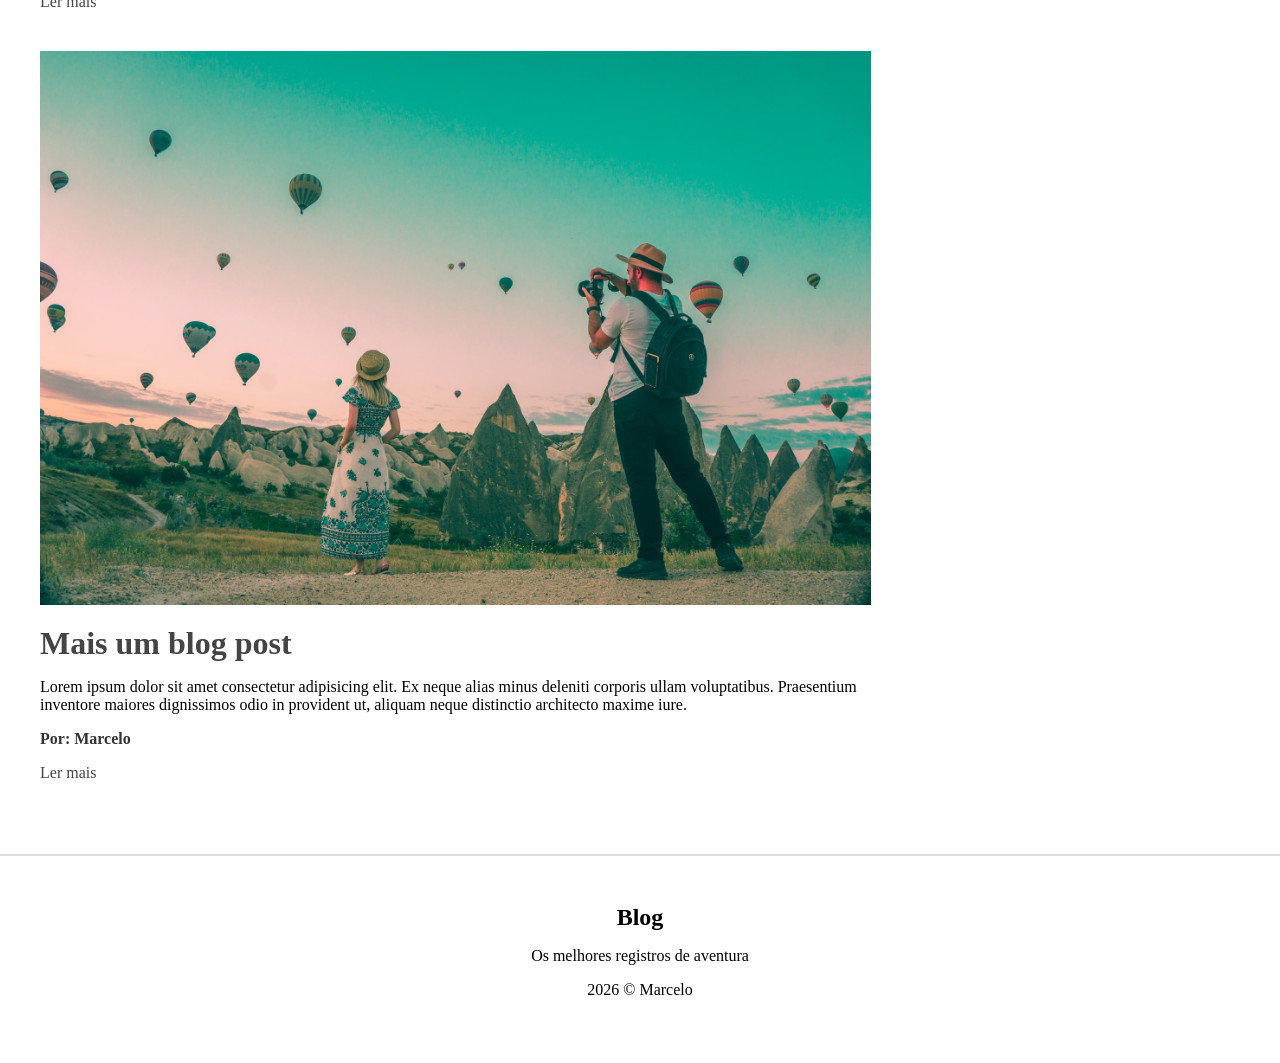
<file: 1_a_5_Projetos_Iniciais-Foco_HTML_CSS/5_Blog_Semântico/index.html>
<!DOCTYPE html>
<html lang="en">
<head>
    <meta charset="UTF-8">
    <meta name="viewport" content="width=device-width, initial-scale=1.0">
    <title>Blog Semântico</title>
    <link rel="stylesheet" href="css/styles.css">
</head>
<body>
    <header>
        <nav id="navbar">
            <div id="navbar-inner">
                <h2>Blog</h2>
                <ul id="nav-links">
                    <li><a href="#">Home</a></li>
                    <li><a href="#">Categorias</a></li>
                    <li><a href="#">Contato</a></li>
                </ul>
            </div>
        </nav>
    </header>
    <div class="container">
        <main id="posts-container">
            <article class="post">
                <img src="img/f1.jpg" alt="Passeio de barco">
                <h3 class="title"><a href="#">Algum título</a></h3>
                <p class="description">Lorem ipsum dolor sit amet consectetur adipisicing elit. Ex neque alias minus deleniti corporis ullam voluptatibus. Praesentium inventore maiores dignissimos odio in provident ut, aliquam neque distinctio architecto maxime iure.</p>
                <p class="author">Por: Marcelo</p>
                <a href="#">Ler mais</a>
            </article>
            <article class="post">
                <img src="img/f2.jpg" alt="Cachoeira">
                <h3 class="title"><a href="#">Outro título</a></h3>
                <p class="description">Lorem ipsum dolor sit amet consectetur adipisicing elit. Ex neque alias minus deleniti corporis ullam voluptatibus. Praesentium inventore maiores dignissimos odio in provident ut, aliquam neque distinctio architecto maxime iure.</p>
                <p class="author">Por: Marcelo</p>
                <a href="#">Ler mais</a>
            </article>
            <article class="post">
                <img src="img/f3.jpg" alt="Balões">
                <h3 class="title"><a href="#">Mais um blog post</a></h3>
                <p class="description">Lorem ipsum dolor sit amet consectetur adipisicing elit. Ex neque alias minus deleniti corporis ullam voluptatibus. Praesentium inventore maiores dignissimos odio in provident ut, aliquam neque distinctio architecto maxime iure.</p>
                <p class="author">Por: Marcelo</p>
                <a href="#">Ler mais</a>
            </article>
            </main>
            <aside id="sidebar">
                <section id="search-bar">
                    <h4>Busca</h4>
                    <form>
                        <input type="text" placeholder="Pesquise no blog">
                        <input type="submit" value="Buscar">
                    </form>
                </section>
                <section id="categories">
                    <h4>Categorias</h4>
                    <nav>
                        <ul>
                            <li><a href="#">Paisagens</a></li>
                            <li><a href="#">Aventura</a></li>
                            <li><a href="#">Viagens longas</a></li>
                            <li><a href="#">Florestas</a></li>
                            <li><a href="#">Cachoeiras</a></li>
                        </ul>
                    </nav>
                </section>
                <section id="tags">
                    <h4>Tags</h4>
                    <div id="tags-container">
                        <a href="#">Lifestyle</a>
                        <a href="#">Viagem</a>
                        <a href="#">Barco</a>
                        <a href="#">Trilha</a>
                        <a href="#">Tirolesa</a>
                        <a href="#">Rafting</a>
                        <a href="#">Parapente</a>
                    </div>
                </section>
            </aside>
    </div>
    <footer id="footer">
        <h2>Blog</h2>
        <p>Os melhores registros de aventura</p>
        <p>2026 &copy; Marcelo</p>
    </footer>
</body>
</html>
</file>
<file: 11_Projeto_Todo_List_Avançado/css/styles.css>
/* Geral */
* {
    padding: 0;
    margin: 0;
    font-family: Helvetica;
    color: #333;
    box-sizing: border-box;
}

html {
    height: 100vh; 
    /* deixar com altura de tela do usuario */
}

body {
    background-image: url("../img/bg-night-nature.jpg");
    background-position: center;
    background-size: cover;
}

button {
    background-color: #fdfdfd;
    color: #102f5e;
    border: 2px solid #102f5e;
    padding: 0.3rem 0.6rem;
    font-size: 1rem;
    cursor: pointer;
    display: flex;
    justify-content: center;
    align-items: center;
    transition: 0.4s;
}

button:hover {
    background-color: #102f5e;
    color: #fff;
}

button:hover>i {
    color: #fff;
}

button i {
    color: #102f5e;
    font-weight: bold;
    pointer-events: none;
    /* clicando no icone, clica no botão */
}

input,
select {
    padding: 0.25rem 0.5rem;
}

.hide {
    display: none;
}

/* To do header */
.todo-container {
    max-width: 450px;
    margin: 3rem auto;
    background-color: #fdfdfd;
    padding: 1.5rem;
    border-radius: 15px;
}

.todo-container header {
    text-align: center;
    padding: 0 1rem 1rem;
    border-bottom: 1px solid #ccc;
}

/* To do Form */
#todo-form,
#edit-form {
    padding: 1rem;
    border-bottom: 1px solid #ccc;
}

#todo-form p,
#edit-form p {
    margin-bottom: 0.5rem;
    font-weight: bold;
}

.form-control {
    display: flex;
}

.form-control input {
    margin-right: 0.3rem;
}

#cancel-edit-btn {
    margin-top: 1rem;
}

/* to do toolbar */
#toolbar {
    padding: 1rem;
    border-bottom: 1px solid #ccc;
    display: flex;
}

#toolbar h4 {
    margin-bottom: 0.5rem;
}

#search {
    border-right: 1px solid #ddd;
    padding-right: 1rem;
    margin-right: 1rem;
    width: 65%;
    display: flex;
    flex-direction: column;
}

#search form {
    display: flex;
}

#search input {
    width: 100%;
    margin-right: 0.3rem;
}

#filter {
    width: 35%;
    display: flex;
    flex-direction: column;
}

#filter select {
    flex: 1;
}

/* To do List */
.todo {
    display: flex;
    justify-content: space-around;
    align-items: center;
    padding: 1rem;
    border-bottom: 1px solid #ddd;
    transition: 0.3s;
}

.todo h3 {
    flex: 1;
    font-size: 0.9rem;
}

.todo button {
    margin-left: 0.4rem;
}

.done {
    background-color: #395169;
}

.done h3 {
    color: #fff;
    text-decoration: line-through;
    font-style: italic;
}
</file>
<file: 12_Gerador_de_Senhas/css/styles.css>
* {
    font-family: "Montserrat", sans-serif;
    padding: 0;
    margin: 0;
    box-sizing: border-box;
    color: #333;
}

html,
body {
    height: auto;
    min-height: 100vh;
}

html {
    background: linear-gradient(180deg, #ea02ff 0%, #0097ff 100%);
}

input:focus {
    outline: none;
}

#register-container {
    max-width: 900px;
    min-height: 80vh;
    margin: 2rem auto;
    display: flex;
    box-shadow: rgba(50, 50, 93, 0.25) 0px 13px 27px -5px, rgba(0, 0, 0, 0.3) 0px 8px 16px -8px;
}

#register-banner {
    background: url('../img/bg-password.jpg');
    background-size: cover;
    background-position: center;
    width: 50%;
}

#banner-layer {
    background-color: rgba(25, 11, 122, 0.7);
    height: 100%;
    padding: 2rem;
    display: flex;
    align-items: center;
}

#register-banner h1 {
    font-size: 4rem;
    margin-bottom: 1.5rem;
    color: #fff;
    word-spacing: 50rem;
}

#register-form {
    background-color: #fdfdfd;
    padding: 2rem;
    width: 50%;
    display: flex;
    flex-direction: column;
}

#register-form h2 {
    text-align: center;
    margin-bottom: 1rem;
    font-size: 2.2rem;
}

#register-form p {
    text-align: center;
    margin-bottom: 1.5rem;
    color: #aaa;
    font-size: 0.8rem;
}

.form-control {
    margin-bottom: 1rem;
    display: flex;
    flex-direction: column;
}

.form-control label {
    font-weight: bold;
    margin-bottom: 0.6rem;
}

.form-control input {
    border: none;
    border-bottom: 1px solid #aaa;
    padding: 0.6rem 0;
}

#open-generate-password {
    font-weight: bold;
    cursor: pointer;
    transition: 0.4s;
}

#open-generate-password:hover {
    color: #0099ff;
}

#register-form #generated-password {
    border: 1px solid #0099ff;
    border-radius: 4px;
    font-weight: bold;
    font-size: 1.2rem;
    padding: 0.4rem;
    color: #333;
    text-align: center;
    margin-bottom: 1rem;
    display: none;
}

#register-form #generated-password p {
    color: #81d340;
    margin-bottom: 0.5rem;
}

#register-form input[type="submit"],
#generate-options button,
#copy-password {
    background-color: #81d340;
    color: #fff;
    opacity: 0.8rem;
    border: none;
    border-radius: 2rem;
    padding: 1rem 1.4rem;
    max-width: 150px;
    cursor: pointer;
    align-self: flex-end;
    transition: 0.4s;
}

#register-form input[type="submit"]:hover {
    opacity: 0.8;
}

/* Segunda versão */
#generate-options {
    margin-bottom: 1rem;
    padding: 1rem;
    border: 1px solid #ddd;
}

#generate-options .form-control {
    flex-direction: row;
    justify-content: space-between;
    align-items: center;
}

#generate-options label {
    font-size: 0.8rem;
}

#generate-options input[type="text"] {
    max-width: 30px;
    text-align: center;
    border: 1px solid #ccc;
}

#generate-options button {
    background-color: #0097ff;
    display: block;
    margin: 0 auto;
}

#copy-password {
    margin: 1rem auto;
    background-color: transparent;
    border: 2px solid #81d340;
    color: #81d340;
    padding: 0.5rem 1rem;
}

.hide {
    display: none;
}
</file>
<file: 13_Dev_Notes/css/styles.css>
* {
    margin: 0;
    padding: 0;
    box-sizing: border-box;
    font-family: Helvetica;
}

body {
    background-color: #202124;
}

/* cabeçalho */
header {
    border-bottom: 1px solid #ccc;
    padding: 1rem 2rem;
    color: #fff;
    display: flex;
    align-items: center;
    justify-content: space-around;
}

#search-container {
    display: flex;
    align-items: center;
    gap: 1rem;
}

#search-input {
    background-color: #525356;
    border-radius: 5px;
    border: none;
    padding: 10px;
    font-weight: bold;
    color: #ddd;
    width: 400px;
}

#search-input::placeholder {
    color: #ddd;
}

#export-notes {
    background-color: #333;
    border: 2px solid #fff;
    border-radius: 4px;
    color: #fff;
    padding: 5px 15px;
    cursor: pointer;
    transition: 0.4s;
}

#export-notes:hover {
    background-color: #fff;
    color: #333;
}

/* form de nova nota */
#add-note-container {
    display: flex;
    width: 400px;
    margin: 1rem auto 0;
    gap: 1rem;
}

#add-note-container input,
#add-note-container button {
    padding: 10px;
    border-radius: 5px;
}

#add-note-container input {
    flex: 1;
    background-color: transparent;
    border: 1px solid #525356;
    color: #fff;
}

#add-note-container button {
    cursor: pointer;
    background-color: #333;
    color: #fff;
}

/* Notas */
#notes-container {
    display: grid;
    grid-template-columns: repeat(auto-fill, 250px);
    padding: 2rem;
    gap: 2rem;
}

.note {
    min-height: 200px;
    padding: 1rem;
    border: 1px solid #ccc;
    background-color: #202124;
    border-radius: 10px;
    color: #fff;
    position: relative;
}

.note textarea {
    background-color: transparent;
    resize: none;
    color: #fff;
    border: none;
    height: 100%;
    outline: none;
}

.note .bi-pin {
    position: absolute;
    left: 10px;
    bottom: 10px;
    font-size: 1.2rem;
    background-color: #333;
    cursor: pointer;
    padding: 5px;
    border-radius: 3px;
}

.note:hover>i {
    opacity: 1;
}

.note .bi-x-lg,
.note .bi-file-earmark-plus {
    position: absolute;
    right: 10px;
    top: 10px;
    font-size: 0.9rem;
    padding: 5px;
    transition: 0.3s;
    color: #555;
    cursor: pointer;
    opacity: 0;
}

.note .bi-file-earmark-plus {
    top: 40px;
}

.note .bi-x-lg:hover,
.note .bi-file-earmark-plus:hover {
    color: #fff;
}

.note.fixed {
    background-color: #3c3c3f;
}

/* Responsividade */
@media(max-width: 450px) {

    header {
        flex-direction: column;
        gap: 1rem;
        width: 100%;
    }

    #search-container {
        width: 100%;
    }

    #search-input {
        width: 100%;
    }

    #add-note-container {
        width: 100%;
        padding: 0 2rem;
    }

    #notes-container {
        grid-template-columns: repeat(auto-fill, 100%);
    }
}
</file>
<file: 14_Gerador_de_Box/css/styles.css>
* {
    font-family: Verdana;
    margin: 0;
    padding: 0;
}

body {
    padding-bottom: 500px;
}

h2 {
    margin-bottom: 1.6rem;
    text-align: center;
    color: #333;
}

#box-shadow-generator {
    display: flex;
    max-width: 1000px;
    margin: 0 auto;
}

#controls-container,
#preview {
    flex: 1;
    padding: 2rem;
}

/* Controles */
.form-control {
    display: flex;
    padding-bottom: 1.2rem;
    margin-bottom: 1.2rem;
    border-bottom: 1px dashed #ccc;
}

.form-control label {
    font-weight: bold;
    margin-bottom: 1rem;
    color: #555;
}

.range-input {
    display: flex;
    flex-direction: column;
    flex: 1;
}

.range-input input[type="range"] {
    -webkit-appearance: none;
    appearance: none;
    /* evitar problema com navegadores  */
    width: 100%;
    height: 24px;
    background-color: #d3d3d3;
    outline: none;
}

.range-input input[type="range"]::-webkit-slider-thumb {
    -webkit-appearance: none;
    width: 25px;
    height: 25px;
    background-color: #e9d60a;
    cursor: pointer;
}

.reference-input {
    display: flex;
    align-items: center;
}

.reference-input p {
    margin-left: 4px;
}

.form-control input[type="text"] {
    height: 30px;
    width: 30px;
    margin-left: 1rem;
    text-align: center;
}

/* Novas funcionalidades */
#color-value {
    min-width: 100px;
}

#inset {
    align-self: start;
    height: 20px;
    width: 20px;
}

/* Preview */
#box {
    width: 100%;
    height: 300px;
    background-color: #e9d60a;
}

/* área de geração */
#generated-rule {
    text-align: center;
}

#generated-rule p {
    margin-bottom: 0.5rem;
}

#rules-area {
    background-color: #d3d3d3;
    max-width: 1000px;
    margin: 0 auto;
    border: 2px solid #e9d60a;
    padding: 1rem;
    transition: 0.4s;
    cursor: pointer;
}

#rules-area:hover {
    background-color: #dfdfdf;
}

#copy-instructions {
    font-style: italic;
    margin-top: 1rem;
}

/* responsividade */
@media(max-width: 425px) {
    #box-shadow-generator{
        flex-direction: column;
    }

    #controls-container,
    #preview {
        padding: 1rem 2rem;
    }

    #box {
        width: 60%;
        height: 200px;
        margin: 0 auto;
    }

    #generated-rule {
        margin-top: 2rem;
    }
}
</file>
<file: 6_Projeto_Tabuada_JS/css/style.css>
* {
    margin: 0;
    padding: 0;
    font-family: Helvetica;
}

body {
    text-align: center;
    padding: 2rem;
    min-height: 100vh;
    background: linear-gradient(180deg, #DB4444 0%, #3F24DD 98%);
    color: #fff;
}

h2 {
    margin-bottom: 1rem;
}

#multiplication-form {
    display: flex;
    justify-content: center;
    align-items: center;
    flex-wrap: wrap;
    max-width: 300px;
    margin: 1rem auto;
    padding: 1rem;
    background-color: #fff;
    border-radius: 1rem;
    color: #333;
}

.form-control {
    display: flex;
    flex-direction: column;
    align-items: center;
    width: 100px;
    margin: 0 1rem;
}

.form-control label {
    margin-bottom: 0.6rem;
    font-size: 0.8rem;
    font-weight: bold;
}

.form-control input {
    margin-bottom: 1rem;
    flex: 1;
    padding: 0.6rem 0.4rem;
    border: 1px solid #333;
    width: 50px;
    border-radius: 5px;
    text-align: center;
}

#multiplication-form input[type="submit"] {
    max-height: 50px;
    padding: 0.6rem 1.2rem;
    width: 200px;
    color: #fff;
    background-color: #333;
    border: 1px solid #333;
    border-radius: 5px;
    cursor: pointer;
    font-weight: bold;
}

#multiplication-operations {
    display: flex;
    flex-direction: column;
    align-items: center;
    max-width: 300px;
    margin: 1rem auto;
    padding: 2rem 1rem;
    background-color: #fff;
    color: #333;
    border-radius: 1rem;
}

#multiplication-operations .row {
    display: flex;
    justify-content: center;
    border: 1px solid #ccc;
    border-bottom: none;
    padding: 0.5rem;
    width: 150px;
}

#multiplication-operations .row:last-child {
    border-bottom: 1px solid #ccc;
}

#multiplication-operations .result {
    margin-left: 0.4rem;
}
</file>
<file: 7_Gerador_de_QR_Code/css/styles.css>
* {
    margin: 0;
    padding: 0;
    box-sizing: border-box;
    font-family: Roboto;
}

body {
    display: flex;
    align-items: center;
    justify-content: center;
    min-height: 100vh;
    background-color: #34db7a;
}

/* Container */
.container {
    background-color: #fff;
    height: 260px;
    width: 400px;
    border-radius: 10px;
    padding: 20px;
    transition: 0.2s;
}

.container.active {
    height: 500px;
}

/* Header */
#qr-header {
    text-align: center;
}

#qr-header h1 {
    font-size: 1.8rem;
    margin-bottom: 10px;
}

#qr-header p {
    color: #444;
    font-size: 0.9rem;
}

/* Form */
#qr-form {
    margin: 20px 15px;
}

#qr-form input,
#qr-form button {
    width: 100%;
    height: 55px;
    border: none;
    border-radius: 5px;
    font-size: 0.9rem;
}

#qr-form input {
    border: 1px solid #777;
    padding: 10px 15px;
}

#qr-form button {
    background-color: #086824;
    color: #fff;
    font-size: 1.2rem;
    margin-top: 20px;
    cursor: pointer;
    opacity: 0.9;
    transition: 0.4s;
}

#qr-form button:hover {
    opacity: 1;
}

/* Qr code */
#qr-code {
    display: flex;
    opacity: 0;
    border: 1px solid #ccc;
    padding: 30px 0;
    margin: 20px 15px;
    display: flex;
    justify-content: center;
    border-radius: 5px;
    transition: 0.5s;
}

.container.active #qr-code{
    opacity: 1;
}
</file>
<file: 8_Clone_Pagina_Iphone/css/styles.css>
/* Geral */
* {
    margin: 0;
    padding: 0;
    font-family: Verdana;
}

ul {
    list-style: none;
}

a {
    text-decoration: none;
}

/* Navbar */
header nav {
    background-color: #333;
}

#navbar {
    display: flex;
    justify-content: space-around;
    align-items: center;
    font-size: 0.7rem;
    padding: 0 1rem;
    max-width: 1000px;
    margin: 0 auto;
}

#navbar a {
    color: #f5f5f7;
    transition: .4s;
}

#navbar a:hover {
    color: #fff;
}

#bottom-header {
    font-size: .8rem;
    padding: 1rem;
    border-bottom: 1px solid #ccc;
}

#bottom-header h3 {
    font-size: 1.2rem;
}

#bottom-header a {
    color: #333;
}

#bottom-header-inner {
    max-width: 1000px;
    margin: 0 auto;
    display: flex;
    justify-content: space-between;
    align-items: center;
}

#bottom-header-inner a {
    margin: 0 0.5rem;
}

#bottom-header-inner .btn,
.btn {
    background-color: #0071e3;
    border-radius: 10rem;
    padding: .4rem 1rem;
    color: #fff;
}

/* Conteúdo */
#ribbon {
    text-align: center;
    padding: 1rem;
    background-color: #f5f5f7;
    color: #1d1d1d;
    font-size: 0.8rem;
}

#ribbon a {
    color: #0071e3;
}

#main-content {
    text-align: center;
    color: #1d1d1d;
    display: flex;
    flex-direction: column;
    justify-content: center;
}

#main-content #title {
    margin: 1rem;
    font-size: 1.2rem;
}

#main-content #subtitle {
    margin: 1rem;
    font-size: 4rem;
    font-weight: bold;
}

#main-content #description {
    max-width: 600px;
    margin: 1rem auto;
    font-size: 1.1rem;
    line-height: 1.5rem;
}

#main-content #price {
    font-size: 1.3rem;
    color: #86868b;
    margin: 2rem;
}

#main-content .btn {
    font-size: 1.1rem;
    padding: 0.8rem 1.4rem;
    align-self: center;
}

#main-content #product-image {
    max-width: 1000px;
    margin: 3rem auto;
    opacity: 1;
    transition: 0.5s;
}

#main-content #product-image.changing {
    opacity: 0.5;
}

#image-picker {
    margin-bottom: 500px;
}

#image-picker ul {
    display: flex;
    justify-content: center;
}

#image-picker li {
    margin: 1rem;
    display: flex;
    flex-direction: column;
    align-items: center;
    cursor: pointer;
}

#image-picker li .color {
    width: 2rem;
    height: 2rem;
    border-radius: 50%;
    box-shadow: 1px 1px 1px;
    border: 4px solid #FFF;
    pointer-events: none;
}

#image-picker li .description {
    font-size: 0.7rem;
    color: #1d1d1d;
    margin-top: 0.6rem;
}

#green .color {
    background-color: #394c38;
}

#silver .color {
    background-color: #f1f2ed;
}

#golden .color {
    background-color: #fae7cf;
}

#grafite .color {
    background-color: #54524f;
}

#blue .color {
    background-color: #a7c1d9;
}

.selected {
    outline: 2px solid #43a1ff;
}

/* Adaptação para Mobile */
@media (max-width: 480px) {
    #navbar li {
        display: none;
    }

    #navbar #logo {
        display: flex;
    }

    #bottom-header-links a{
        display: none;
    }

    #bottom-header-links .btn {
        display: flex;
    }

    #main-content {
        padding: 2rem;
        overflow: hidden;
    }

    #main-content #subtitle {
        font-size: 3rem;
    }
}
</file>
<file: 9_Calculadora_de_IMC/css/styles.css>
* {
    margin: 0;
    padding: 0;
    box-sizing: border-box;
    font-family: "Lato", sans-serif;
}

body {
    background-color: #090e22;
    display: flex;
    justify-content: center;
    align-items: center;
    min-height: 100vh;
    color: #fff;
}

.hide {
    display: none !important;
}

.container {
    min-width: 400px;
    min-height: 400px;
    background-color: #1d1e33;
    padding: 2rem;
}

/* IMC form */
#calc-container h2 {
    text-align: center;
    margin-bottom: 2rem;
}

.form-inputs {
    display: flex;
    flex-direction: column;
    justify-content: space-between;
}

.form-control {
    display: flex;
    flex-direction: column;
    flex: 1;
    margin-bottom: 1rem;
}

.form-control label {
    font-weight: bold;
    margin-bottom: 0.6rem;
    color: #ccc;
}

.form-control input {
    padding: 1rem 0.5rem;
}

.action-control {
    display: flex;
    justify-content: space-between;
    margin-top: 2rem;
    gap: 1rem;
}

button {
    text-transform: uppercase;
    padding: 1rem 1.5rem;
    background-color: #f44236;
    border: none;
    color: #fff;
    cursor: pointer;
    opacity: 0.9;
    flex: 1;
}

button:hover {
    opacity: 1;
}

#clear-btn {
    background-color: #444;
}

/* Table */
#result-container {
    text-align: center;
    display: flex;
    flex-direction: column;
}

#imc-number {
    font-size: 2.4rem;
    margin-top: 0.6rem;
}

#imc-info {
    font-size: 1.4rem;
    color: #ccc;
}

#result-container h3 {
    margin-top: 1rem;
    color: #dfdfdf;
}

#imc-table {
    margin: 1.5rem 0;
    font-size: 0.8rem;
}

.table-header {
    font-weight: bold;
    color: #ccc;
}

.table-header,
.table-data {
    display: flex;
    justify-content: space-between;
    margin-bottom: 0.5rem;
    padding-bottom: 0.5rem;
    border-bottom: 1px solid #444;
}

.table-header h4,
.table-data p {
    flex: 1;
}

.table-header h4:nth-child(3),
.table-data p:nth-child(3) {
    max-width: 80px;
}

#back-btn {
    align-self: center;
}

.good {
    color: #12db34;
}

.low {
    color: #dbce12;
}

.medium {
    color: #db6212;
}

.high {
    color: #db1912;
}
</file>
<file: 1_a_5_Projetos_Iniciais-Foco_HTML_CSS/1_Projeto_Tributo/css/styles.css>
html{
    font-family: Helvetica;
    background-color: #ddd;
}

.container{
    max-width: 1100px;
    background-color: #fff;
    position: relative;
    margin: 50px auto;
    padding: 20px 50px;
}

.bold{
    font-weight: bold;
}

/* header */
.header{
    text-align: center;
}

.main-title{
    font-size: 40px;
}

.main-paragraph{
    font-style: italic;
}

.featured-image{
    text-align: center;
    margin-top: 30px;
}

.biography-container{
    padding: 25px 0;
    margin: 25px 0;
    border-top: 1px dashed #ddd;
    border-bottom: 1px dashed #ddd;
}

/* citação */
.quotes-container{
    background-color: #ddd;
    padding: 30px;
}

.quotes-container blockquote{
    font-weight: bold;
    font-size: 30px;
}

.quotes-container p{
    font-style: italic;
}

/* Curiosidades */
.curiosities-container{
    padding: 25px 0;
    margin: 25px 0;
    border-top: 1px dashed #ddd;
    border-bottom: 1px dashed #ddd;
}

.curiosities-container li {
    height: 30px;
}

/* Imagem bold */
.img-bold{
    font-weight: bold;
    text-align: center;
}
</file>
<file: 1_a_5_Projetos_Iniciais-Foco_HTML_CSS/2_Projeto_formulario/css/styles.css>
/* reset */
*{
    margin: 0;
    padding: 0;
    font-family: Arial, Helvetica, sans-serif;
}

body{
    background-color: #f0ebf8;
}

h1,h2,h3,h4,h5{
    color: #333;
}

p,label{
    color: #444
}

input{
    border: none;
    border-bottom: 1px solid #ccc;
    padding: 10px 0;
}

input[type="text"],
input[type="number"],
input[type="date"],
input[type="file"],
textarea {
    width: 400px;
}

textarea{
    padding: 10px 5px;
}

/* page header */
.header{
    height: 160px;
    padding: 20px;
    background-color: #673ab7;
}

.header h3{
    color: #fff;
    margin-top: 0;
}

/* form container */
.form-container{
    background-color: #fdfdfd;
    width: 60%;
    margin: 0 auto;
    position: relative;
    top: -62px;
    /* para entrar na area roxa de cima */
}

/* form header */
.form-header {
    border-bottom: 1px solid #dfdfdf;
    height: 45px;
}

.form-header p{
    color: #673ab7;
    border-bottom: 2px solid #673ab7;
    width: 100px;
    text-align: center;
    margin: 0 auto;
    text-transform: uppercase;
    height: 45px;
    line-height: 45px;
}

/* form body */
.form-body{
    padding: 30px;
}

.form-title{
    margin-bottom: 15px;
}

.form-body p{
    margin-bottom: 20px;
}

.required-field{
    color: #d80835;
}

.box-input {
    margin-bottom: 35px;
}

.block {
    display: block;
}

.optional-input {
    display: inline-block;
    margin: 0 30px 30px 0;
}

.optional-list li{
    list-style: none;
    margin-bottom: 5px;
}

.box-input p{
    margin-bottom: 15px;
}

.btn-submit{
    background-color: #673ab7;
    color: #fff;
    border: 2px solid transparent;
    width: 150px;
    height: 50px;
    cursor: pointer;
    text-transform: uppercase;
    transition: 0.5s;
}

.btn-submit:hover{
    background-color: #fff;
    border-color: #673ab7;
    color: #673ab7;
}
</file>
<file: 1_a_5_Projetos_Iniciais-Foco_HTML_CSS/4_INSTAGRAM_PAGINA_LOGIN/css/styles.css>
/* GERAL */
*{
    margin: 0;
    padding: 0;
    box-sizing: border-box;
    font-family: Helvetica;
}

body{
    background-color: #fafafa;
}

/* CONTAINERS */
#main-container{
    display: flex;
    margin-top: 30px;
}

#banner-container,
#form-container{
    flex: 1 1 0;
    width: 50%;
}

#banner-container{
    text-align: right; 
}

#banner-container img{
    width: 100%;
    margin-right: 15px;
    margin-top: 25px;
    max-width: 380px;
}

#form-container {
    text-align: center;
}

/* LOGIN FORM */
#form-box{
    background-color: #fff;
    border: 1px solid #dbdbdb;
    width: 350px;
    margin-top: 30px;
}

#logo-insta{
    width: 175px;
    height: 51px;
    margin: 30px auto 12px;
}

#login-form{
    margin-top: 20px;
}

#login-form input{
    display: block;
    font-size: 12px;
    padding: 12px 9px;
    background-color: #fafafa;
    border: 1px solid #dbdbdb;
    border-radius: 3px;
    width: 268px;
    margin: 5px auto;
}

#login-form input[type="submit"] {
    background-color: #b2dffc;
    color: #fff;
    margin-top: 15px;
    border-radius: 5px;
    height: 30px;
    font-size: 13px;
    padding: 0;
    font-weight: bold;
}

/* Separador */
.separator {
    position: relative;
}

.line {
    border-top: 1px solid #dbdbdb;
    width: 268px;
    margin: 25px auto 35px;
}

.separator span {
    position: absolute;
    text-transform: uppercase;
    color: #bbb;
    background-color: #fff;
    top: -6px;
    width: 50px;
    margin-left: -25px;
    font-size: 14px;
}

/* Facebook login */

#facebook-login {
    margin-bottom: 25px;
}

#facebook-login a{
    text-decoration: none;
    color: #385185;
    display: flex;
    align-items: center;
    justify-content: center;
}

#facebook-login img{
    width: 16px;
    height: 16px;
    margin-right: 8px;
}

#facebook-login span{
    font-weight: bold;
    font-size: 13px;
    margin-top: 1px;
}

/* esqueceu a senha */
#forgot-pass{
    margin-bottom: 20px;
    font-size: 12px;
}

#forgot-pass a{
    text-decoration: none;
    color: #373799;
}

/* Registro */
#register-container{
    background-color: #fff;
    border: 1px solid #dbdbdb;
    width: 350px;
    margin-top: 10px;
    padding: 25px;
}

#register-container p{
    font-size: 14px;
    color: #262626;
}

#register-container a{
    color: #4a95f6;
    font-weight: bold;
    text-decoration: none;
}

/* GET APP */
#get-app-container {
    text-align: center;
    width: 350px;
}

#get-app-container p {
    margin: 20px 0;
    font-size: 13px;
}

#get-app-container a{
    /* tirar o _ que ficou entre as imagens */
    text-decoration: none;
}

#get-app-container img{
    width: 136px;
    height: 40px;
}

/* Footer */
footer{
    text-align: left;
    width: 1000px;
    margin: 50px auto;
    display: flex;
    flex-direction: column;
    justify-content: center;
    align-items: center;
}

footer #footer-links{
    display: flex;
    list-style: none;
}

#footer-links li {
    margin-right: 10px;
}

#footer-links a,
#copyright{
    text-decoration: none;
    color: #8e8e8e;
    font-size: 12px;
}

#copyright {
    margin-top: 10px;
}

/* Mobile (responsividade) */
@media (max-width: 450px){
    body {
        background-color: #fff;
    }

    #banner-container{
        display: none;
    }

    #main-container,
    #form-box {
        margin-top: 0;
    }

    #form-container,
    #form-box,
    #register-container,
    #get-app-container {
        width: 100%;
        border: none;
    }

    footer{
        width: 90%;
    }

    #footer-links {
        flex-wrap: wrap;
        justify-content: center;
    }

    #footer-links{
        margin-bottom: 10px;
    }
}
</file>
<file: 1_a_5_Projetos_Iniciais-Foco_HTML_CSS/5_Blog_Semântico/css/styles.css>
/* Geral */
*{
    padding: 0;
    margin: 0;
    font-family: Georgia;
}

ul{
    list-style: none;
}

a {
    text-decoration: none;
    color: #444;
    transition: 0.4s;
}

a:hover {
    color: #37a1f7;
}

/* Navbar */
#navbar{
    padding: 1.5rem 2.5rem;
    border-bottom: 2px solid #ddd;
}

#navbar-inner{
    display: flex;
    justify-content: space-between;
    align-items: center;
    max-width: 1200px;
    margin: 0 auto;
}

#nav-links {
    display: flex;
    gap: 1rem;
}

/* conteúdo principal */
.container {
    display: flex;
    gap: 3rem;
    padding: 2rem 2.5rem;
    max-width: 1200px;
    margin: 0 auto;
}

#posts-container{
    flex: 3 1 0;
}

.post {
    margin-bottom: 2.5rem;
}

.post img{
    width: 100%;
    margin-bottom: 1rem;
}

.title,
.description,
.author {
    margin-bottom: 1rem;
}

.title {
    font-size: 2rem;
}

.author{
    color: #333;
    font-weight: bold;
}

/* barra lateral */
#sidebar {
    flex: 1 1 0;
}

#search-bar,
#categories,
#tags {
    padding: 1.5rem;
    border: 1px solid #ddd;
    margin-bottom: 1rem;
}

#search-bar h4,
#categories h4,
#tags h4{
    margin-bottom: 1.5rem;
    font-size: 1.6rem;
}

#search-bar form {
    display: flex;
}

#search-bar input{
    padding: 0.5rem 1rem;
    border: 1px solid #ddd;
}

#search-bar input[type="submit"]{
    cursor: pointer;
    background-color: #37a1f7;
    color: #fff;
    border: none;
}

#categories li{
    margin-bottom: 1rem;
}

#tags-container{
    display: flex;
    flex-wrap: wrap;
    gap: 0.5rem;
}

#tags-container a {
    background-color: #ddd;
    padding: 0.5rem 0.7rem;
    border-radius: 0.3rem;
}

/* rodapé */
#footer{
    border-top: 2px solid #ddd;
    padding: 3rem;
    text-align: center;
}

#footer h2,
footer p {
    margin-bottom: 1rem;
}

/* Responsivo */
@media(max-width: 450px){
    .container{
        flex-wrap: wrap;
    }
}
</file>
